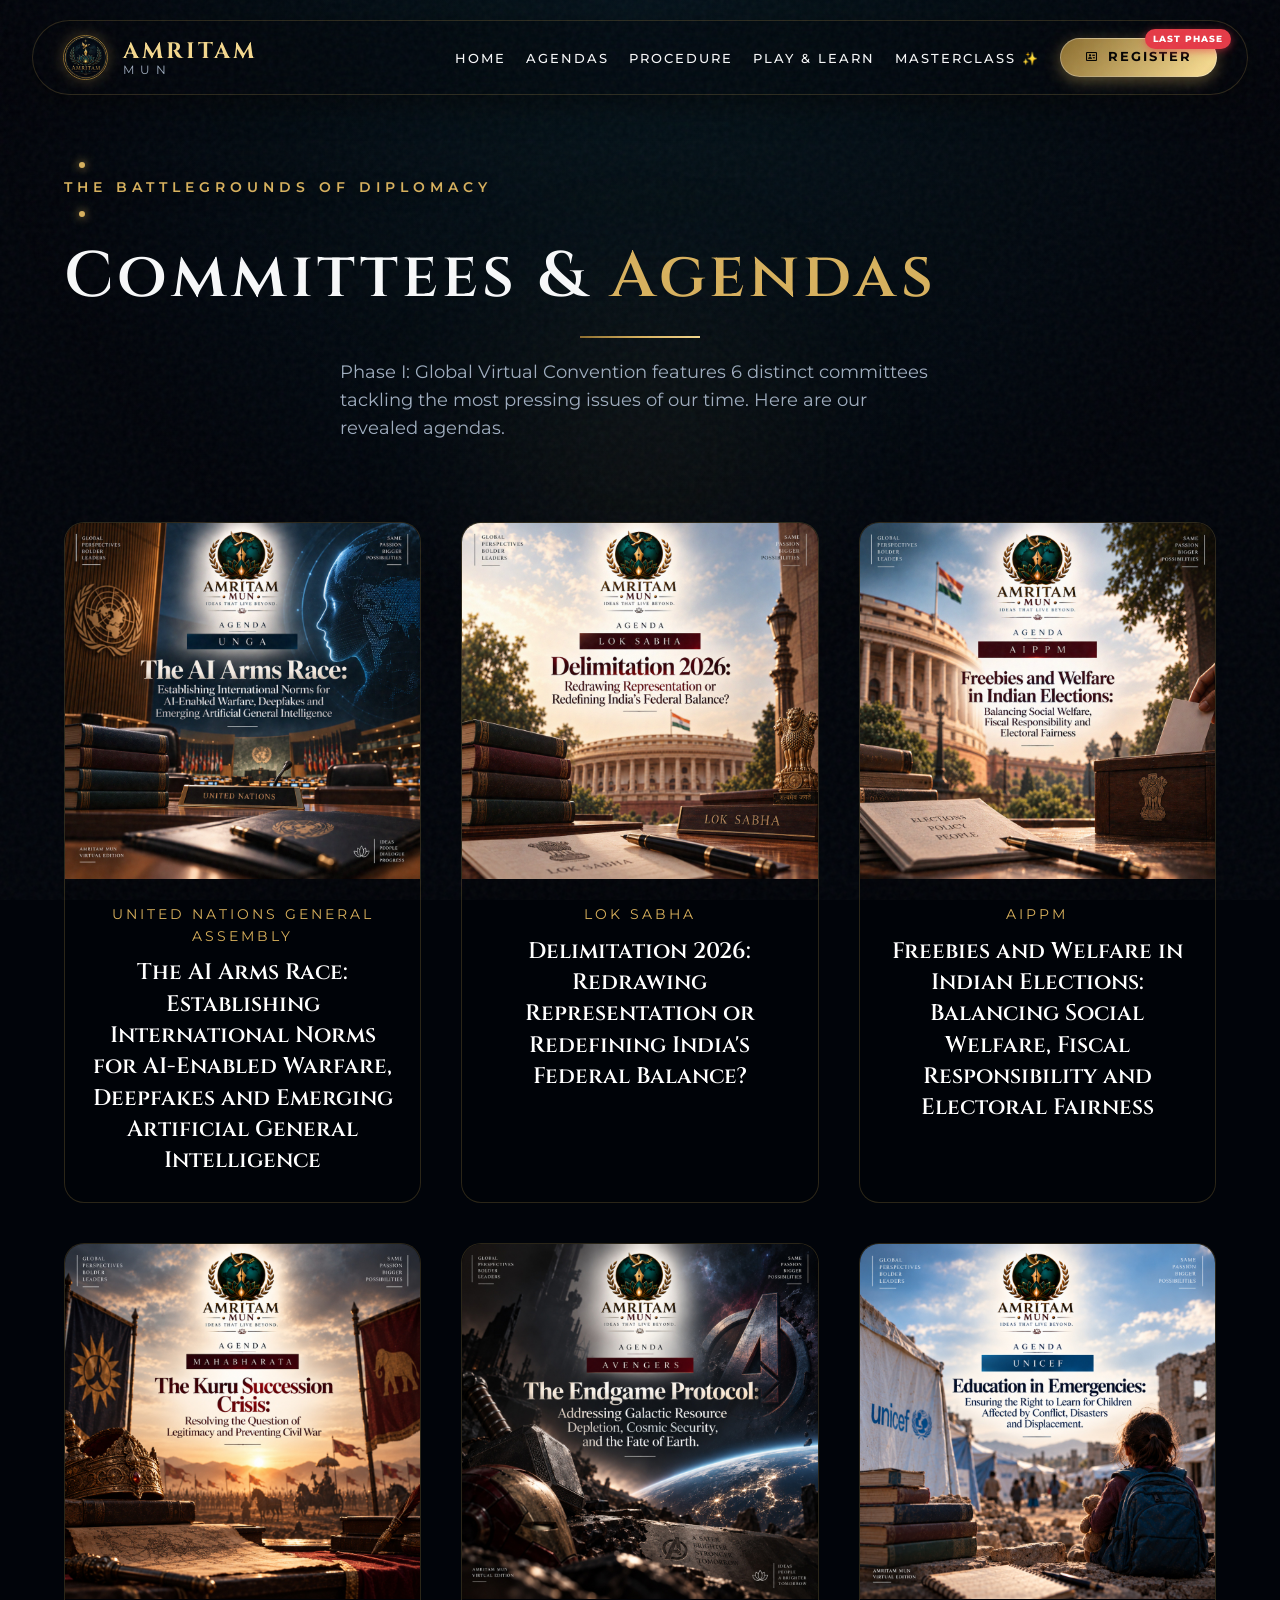
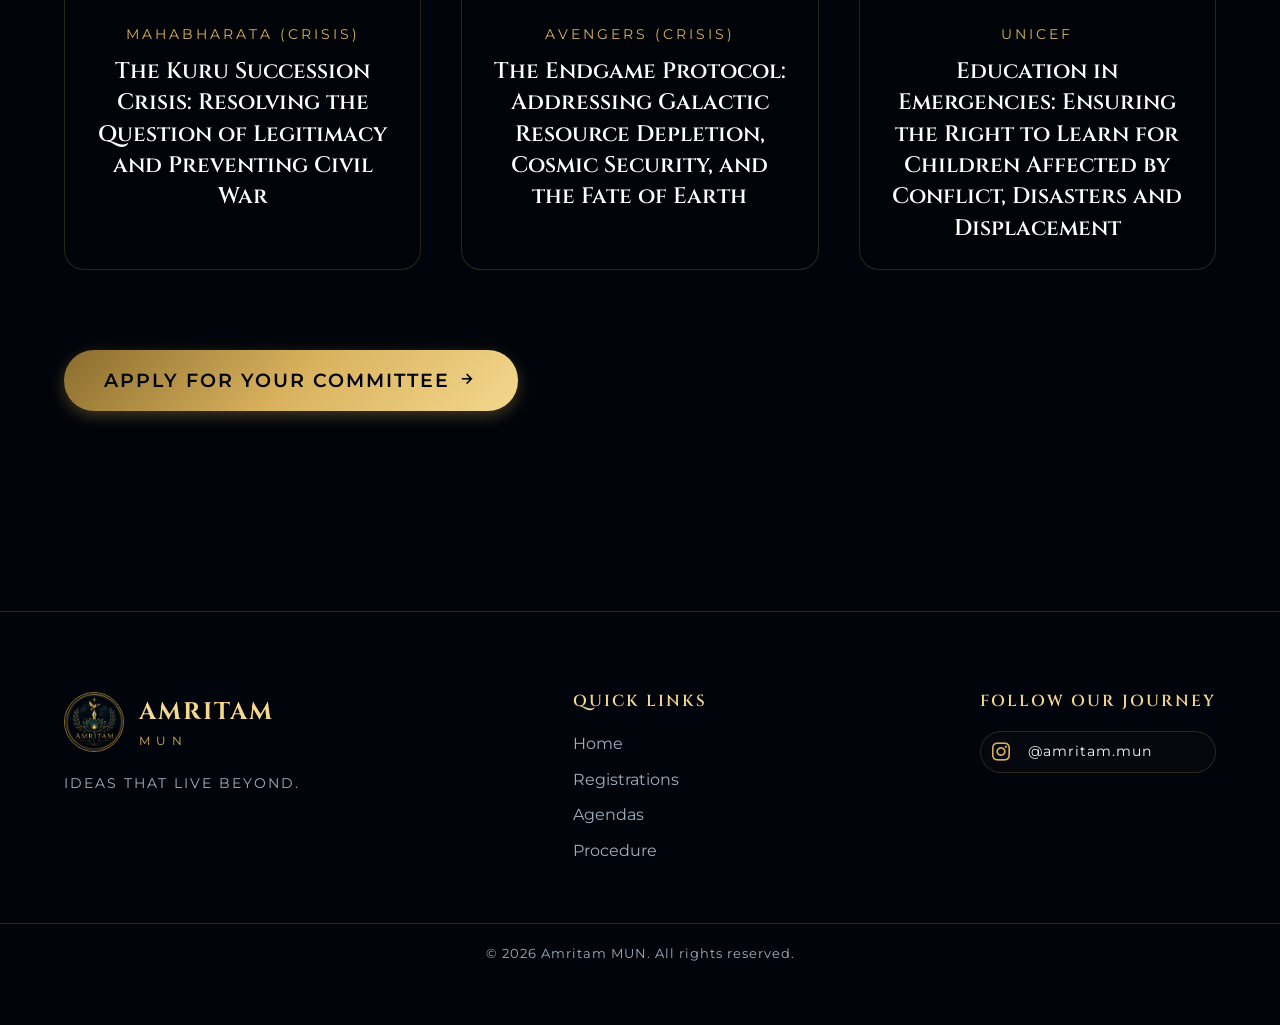
<file: agendas.html>
<!DOCTYPE html>
<html lang="en">
<head>
    <meta charset="UTF-8">
    <meta name="viewport" content="width=device-width, initial-scale=1.0">
    <title>Amritam MUN | Agendas & Committees</title>
    <meta name="description" content="Explore the committees and agendas for Amritam MUN Global Virtual Convention.">
    <!-- Google Fonts: Cinzel for the logo match, Montserrat for clean sans-serif -->
    <link rel="preconnect" href="https://fonts.googleapis.com">
    <link rel="preconnect" href="https://fonts.gstatic.com" crossorigin>
    <link href="https://fonts.googleapis.com/css2?family=Cinzel:wght@400;500;600;700;800&family=Montserrat:wght@300;400;500;600;700&display=swap" rel="stylesheet">
    <!-- Boxicons for icons -->
    <link href='https://unpkg.com/boxicons@2.1.4/css/boxicons.min.css' rel='stylesheet'>
    <link rel="stylesheet" href="style.css?v=3.8">
    <style>
        .agendas-grid {
            display: grid;
            grid-template-columns: repeat(auto-fit, minmax(320px, 1fr));
            gap: 40px;
            margin-top: 50px;
            padding-bottom: 60px;
        }
        .agenda-card {
            background: rgba(1, 4, 8, 0.6);
            border: 1px solid rgba(216, 177, 93, 0.2);
            border-radius: 20px;
            overflow: hidden;
            transition: all 0.4s ease;
            position: relative;
        }
        .agenda-card:hover {
            transform: translateY(-10px);
            border-color: rgba(216, 177, 93, 0.6);
            box-shadow: 0 15px 40px rgba(216, 177, 93, 0.15);
        }
        .agenda-image-wrapper {
            position: relative;
            width: 100%;
            padding-top: 100%; /* 1:1 Aspect Ratio */
            overflow: hidden;
        }
        .agenda-img {
            position: absolute;
            top: 0;
            left: 0;
            width: 100%;
            height: 100%;
            object-fit: cover;
            transition: transform 0.5s ease;
        }
        .agenda-card:hover .agenda-img {
            transform: scale(1.05);
        }
        .agenda-content {
            padding: 25px;
            text-align: center;
        }
        .agenda-committee {
            font-family: var(--font-sans);
            font-size: 0.85rem;
            color: var(--gold-primary);
            text-transform: uppercase;
            letter-spacing: 3px;
            margin-bottom: 10px;
        }
        .agenda-title {
            font-family: var(--font-serif);
            font-size: 1.4rem;
            color: #fff;
            line-height: 1.4;
        }
    </style>
</head>
<body>
    <!-- Cinematic Background Elements -->
    <div class="noise-overlay"></div>
    <div class="aurora-container">
        <div class="aurora-orb orb-1"></div>
        <div class="aurora-orb orb-2"></div>
        <div class="aurora-orb orb-3"></div>
    </div>

    <!-- Interactive Background Elements -->
    <div class="interactive-bg">
        <div class="glow-point"></div>
    </div>
    <div class="ambient-dust" id="dust-container"></div>

    <!-- Navbar -->
    <header class="navbar" id="navbar">
        <div class="nav-container reveal-top">
            <a href="index.html" class="logo">
                <img src="assets/amritam-logo.jpg" alt="Amritam MUN" class="nav-logo-img">
                <div class="nav-logo-text">
                    <span class="amritam-text">AMRITAM</span>
                    <span class="mun-text">MUN</span>
                </div>
            </a>
            <nav class="nav-menu" id="nav-menu">
                <ul class="nav-list">
                    <li><a href="index.html" class="nav-link">Home</a></li>
                    <li><a href="agendas.html" class="nav-link">Agendas</a></li>
                    <li><a href="procedure.html" class="nav-link">Procedure</a></li>
                    <li><a href="index.html#game" class="nav-link">Play & Learn</a></li>
                    <li><a href="learn.html" class="nav-link">Masterclass ✨</a></li>
                    <li><a href="register.html" class="nav-link nav-register-premium"><i class='bx bx-id-card'></i> REGISTER <span class="premium-badge">LAST PHASE</span></a></li>
                </ul>
            </nav>
            <div class="hamburger" id="hamburger">
                <span class="bar"></span>
                <span class="bar"></span>
                <span class="bar"></span>
            </div>
        </div>
    </header>

    <section class="section" style="padding-top: 150px; min-height: 100vh;">
        <div class="container">
            <div class="section-header text-center reveal-up">
                <div class="tagline-wrapper center">
                    <span class="gold-dot"></span>
                    <p class="tagline small">THE BATTLEGROUNDS OF DIPLOMACY</p>
                    <span class="gold-dot"></span>
                </div>
                <h2 class="section-title">Committees & <span class="highlight">Agendas</span></h2>
                <div class="title-underline center"></div>
                <p class="section-description">Phase I: Global Virtual Convention features 6 distinct committees tackling the most pressing issues of our time. Here are our revealed agendas.</p>
            </div>
            
            <div class="agendas-grid">
                
                <!-- UNGA -->
                <div class="agenda-card reveal-up delay-1">
                    <div class="agenda-image-wrapper">
                        <img src="assets/agendas/unga.jpg" alt="UNGA Agenda" class="agenda-img">
                    </div>
                    <div class="agenda-content">
                        <p class="agenda-committee">UNITED NATIONS GENERAL ASSEMBLY</p>
                        <h3 class="agenda-title">The AI Arms Race: Establishing International Norms for AI-Enabled Warfare, Deepfakes and Emerging Artificial General Intelligence</h3>
                    </div>
                </div>

                <!-- Lok Sabha -->
                <div class="agenda-card reveal-up delay-2">
                    <div class="agenda-image-wrapper">
                        <img src="assets/agendas/lok-sabha.jpg" alt="Lok Sabha Agenda" class="agenda-img">
                    </div>
                    <div class="agenda-content">
                        <p class="agenda-committee">LOK SABHA</p>
                        <h3 class="agenda-title">Delimitation 2026: Redrawing Representation or Redefining India's Federal Balance?</h3>
                    </div>
                </div>

                <!-- AIPPM -->
                <div class="agenda-card reveal-up delay-3">
                    <div class="agenda-image-wrapper">
                        <img src="assets/agendas/aippm.jpg" alt="AIPPM Agenda" class="agenda-img">
                    </div>
                    <div class="agenda-content">
                        <p class="agenda-committee">AIPPM</p>
                        <h3 class="agenda-title">Freebies and Welfare in Indian Elections: Balancing Social Welfare, Fiscal Responsibility and Electoral Fairness</h3>
                    </div>
                </div>

                <!-- Mahabharata -->
                <div class="agenda-card reveal-up delay-1">
                    <div class="agenda-image-wrapper">
                        <img src="assets/agendas/mahabharata.jpg" alt="Mahabharata Agenda" class="agenda-img">
                    </div>
                    <div class="agenda-content">
                        <p class="agenda-committee">MAHABHARATA (CRISIS)</p>
                        <h3 class="agenda-title">The Kuru Succession Crisis: Resolving the Question of Legitimacy and Preventing Civil War</h3>
                    </div>
                </div>

                <!-- Avengers -->
                <div class="agenda-card reveal-up delay-2">
                    <div class="agenda-image-wrapper">
                        <img src="assets/agendas/avengers.jpg" alt="Avengers Agenda" class="agenda-img">
                    </div>
                    <div class="agenda-content">
                        <p class="agenda-committee">AVENGERS (CRISIS)</p>
                        <h3 class="agenda-title">The Endgame Protocol: Addressing Galactic Resource Depletion, Cosmic Security, and the Fate of Earth</h3>
                    </div>
                </div>

                <!-- UNICEF -->
                <div class="agenda-card reveal-up delay-3">
                    <div class="agenda-image-wrapper">
                        <img src="assets/agendas/unicef.jpg" alt="UNICEF Agenda" class="agenda-img">
                    </div>
                    <div class="agenda-content">
                        <p class="agenda-committee">UNICEF</p>
                        <h3 class="agenda-title">Education in Emergencies: Ensuring the Right to Learn for Children Affected by Conflict, Disasters and Displacement</h3>
                    </div>
                </div>

            </div>
            
            <div class="text-center reveal-up" style="margin-top: 20px; margin-bottom: 80px;">
                <a href="register.html" class="btn btn-primary" style="padding: 15px 40px; font-size: 1.2rem;">Apply For Your Committee <i class='bx bx-right-arrow-alt'></i></a>
            </div>
        </div>
    </section>

    <!-- Footer -->
    <footer class="footer" id="contact" style="background: var(--bg-color); padding: 80px 0 30px; border-top: 1px solid rgba(216, 177, 93, 0.2);">
        <div class="footer-container container" style="display: flex; flex-wrap: wrap; justify-content: space-between; gap: 40px; text-align: left;">
            <div class="footer-col brand-col reveal-up">
                <a href="#" class="logo footer-logo" style="display: inline-flex; align-items: center; gap: 15px; margin-bottom: 20px;">
                    <img src="assets/amritam-logo.jpg" alt="Amritam MUN" class="footer-logo-img" style="width: 60px; height: 60px; border-radius: 50%; border: 1px solid var(--gold-dark);">
                    <div class="footer-brand-text">
                        <span class="amritam-text" style="font-family: var(--font-serif); font-size: 1.5rem; letter-spacing: 2px;">AMRITAM</span>
                        <span class="mun-text" style="color: var(--gold-primary);">MUN</span>
                    </div>
                </a>
                <p class="footer-tagline" style="font-family: var(--font-sans); color: var(--text-secondary); letter-spacing: 2px; font-size: 0.9rem;">IDEAS THAT LIVE BEYOND.</p>
            </div>
            
            <div class="footer-col links-col reveal-up delay-1">
                <h4 style="font-family: var(--font-serif); color: var(--gold-light); letter-spacing: 2px; margin-bottom: 20px;">Quick Links</h4>
                <ul class="footer-links" style="list-style: none; padding: 0; display: flex; flex-direction: column; gap: 10px;">
                    <li><a href="index.html" style="color: var(--text-secondary); text-decoration: none; transition: color 0.3s;">Home</a></li>
                    <li><a href="register.html" style="color: var(--text-secondary); text-decoration: none; transition: color 0.3s;">Registrations</a></li>
                    <li><a href="agendas.html" style="color: var(--text-secondary); text-decoration: none; transition: color 0.3s;">Agendas</a></li>
                    <li><a href="procedure.html" style="color: var(--text-secondary); text-decoration: none; transition: color 0.3s;">Procedure</a></li>
                </ul>
            </div>

            <div class="footer-col social-col reveal-up delay-2">
                <h4 style="font-family: var(--font-serif); color: var(--gold-light); letter-spacing: 2px; margin-bottom: 20px;">Follow Our Journey</h4>
                <div class="social-links-wide" style="display: flex; flex-direction: column; gap: 10px;">
                    <a href="https://instagram.com/amritam.mun" target="_blank" class="social-btn glass-btn" style="display: inline-flex; align-items: center; gap: 15px; text-decoration: none; color: #fff;">
                        <i class='bx bxl-instagram' style="font-size: 1.5rem; color: var(--gold-primary);"></i>
                        <span style="font-family: var(--font-sans); letter-spacing: 1px;">@amritam.mun</span>
                    </a>
                </div>
            </div>
        </div>
        <div class="footer-bottom reveal-up delay-3" style="text-align: center; margin-top: 50px; padding-top: 20px; border-top: 1px solid rgba(216, 177, 93, 0.2);">
            <p style="font-family: var(--font-sans); color: var(--text-secondary); font-size: 0.8rem; letter-spacing: 1px;">&copy; 2026 Amritam MUN. All rights reserved.</p>
        </div>
    </footer>

    <!-- Core Scripts -->
    <script src="script.js" defer></script>
</body>
</html>
</file>
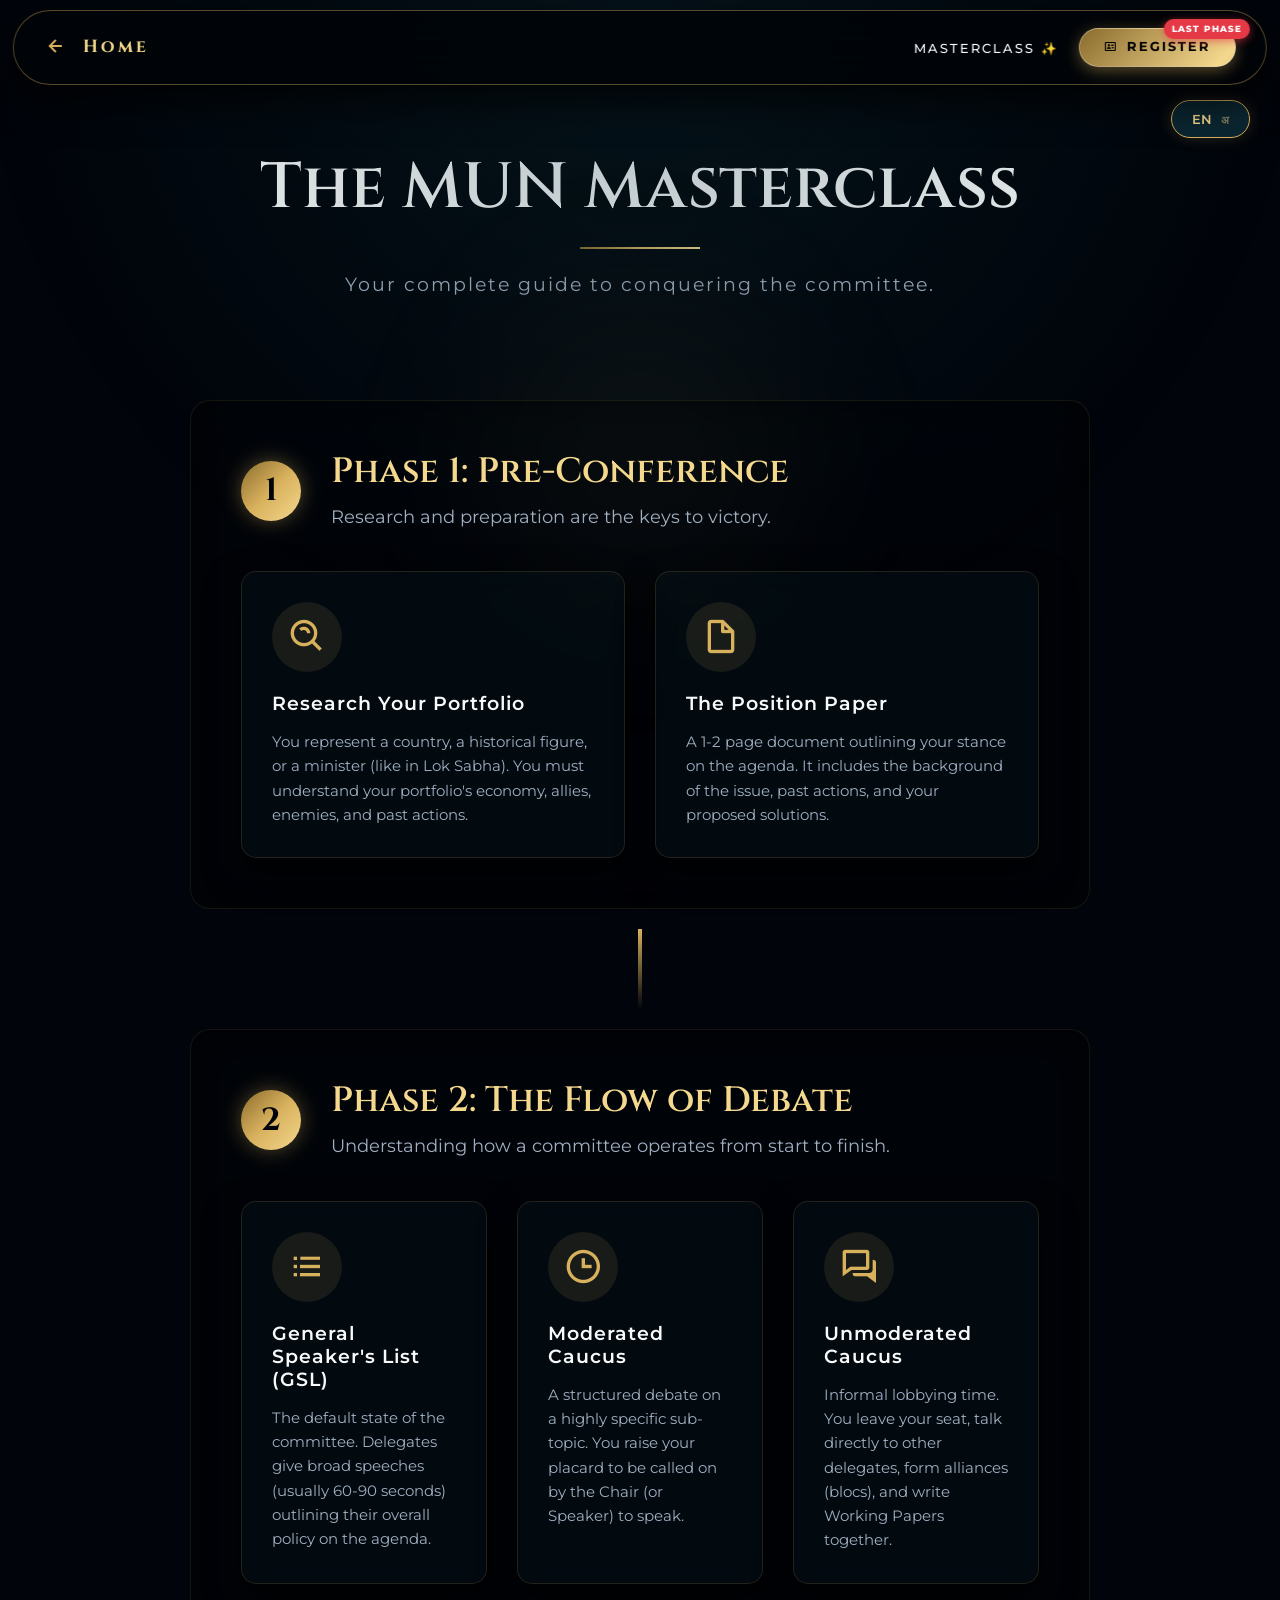
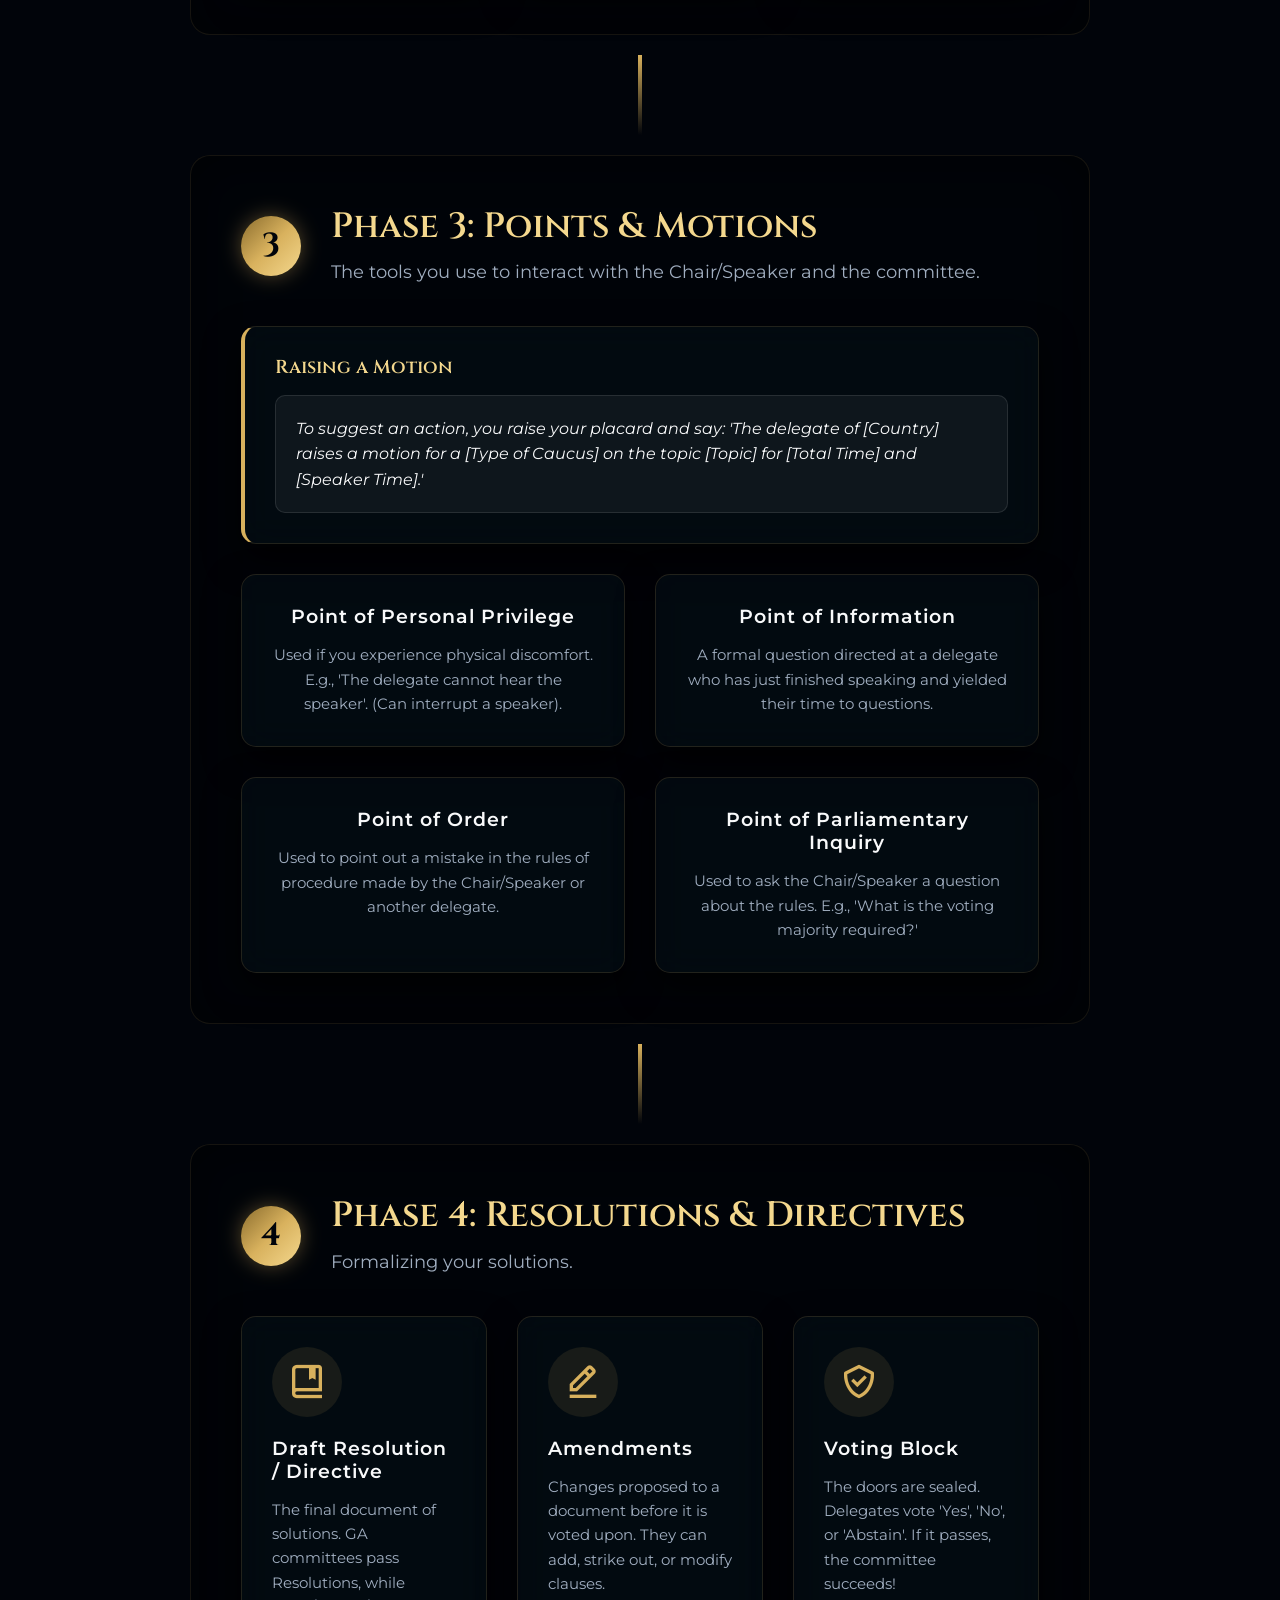
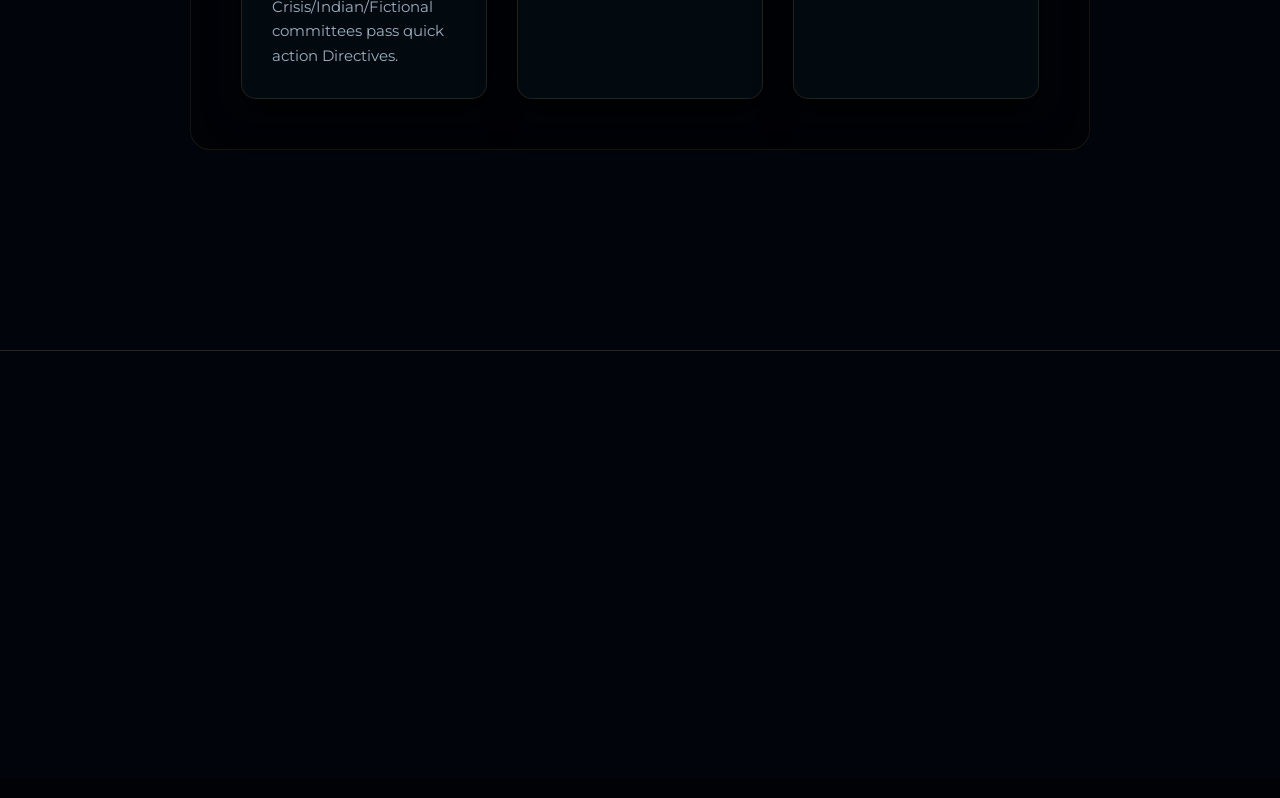
<file: learn.html>
<!DOCTYPE html>
<html lang="en">
<head>
    <meta charset="UTF-8">
    <meta name="viewport" content="width=device-width, initial-scale=1.0">
    <title>The MUN Masterclass | Amritam</title>
    <!-- Google Fonts -->
    <link rel="preconnect" href="https://fonts.googleapis.com">
    <link rel="preconnect" href="https://fonts.gstatic.com" crossorigin>
    <link href="https://fonts.googleapis.com/css2?family=Cinzel:wght@400;600;700&family=Montserrat:wght@300;400;500;600;700&family=Noto+Sans+Devanagari:wght@400;600&display=swap" rel="stylesheet">
    <!-- Boxicons -->
    <link href='https://unpkg.com/boxicons@2.1.4/css/boxicons.min.css' rel='stylesheet'>
    <link rel="stylesheet" href="style.css?v=3.4">
</head>
<body class="learn-page">
    
    <!-- Floating Language Toggle -->
    <button id="lang-toggle-btn" class="lang-toggle">
        EN <span style='opacity:0.5; font-size: 0.8em; margin-left: 5px;'>अ</span>
    </button>

    <!-- Background -->
    <div class="interactive-bg">
        <div class="glow-point"></div>
    </div>
    <div class="ambient-dust" id="dust-container"></div>

    <!-- Minimal Navbar -->
    <header class="navbar scrolled" style="height: 75px; position: fixed;">
        <div class="nav-container">
            <a href="index.html" class="logo">
                <i class='bx bx-left-arrow-alt' style="font-size: 1.5rem; color: var(--gold-primary);"></i>
                <span class="amritam-text" style="font-size: 1.1rem;" data-translate-key="nav_home">Home</span>
            </a>
            <ul class="nav-links" style="display: flex; align-items: center; gap: 20px; list-style: none;">
                <li><a href="learn.html" class="nav-link">Masterclass ✨</a></li>
                <li><a href="register.html" class="nav-link nav-register-premium"><i class='bx bx-id-card'></i> REGISTER <span class="premium-badge">LAST PHASE</span></a></li>
            </ul>
        </div>
    </header>

    <!-- Hero Title -->
    <div class="learn-hero">
        <h1 class="hero-title learn-title" data-translate-key="hero_title">The MUN Masterclass</h1>
        <div class="title-underline center"></div>
        <p class="hero-subtitle learn-subtitle" data-translate-key="hero_subtitle">Your complete guide to conquering the committee.</p>
    </div>

    <!-- The Roadmap -->
    <div class="roadmap-container container">
        
        <!-- Phase 1 -->
        <div class="roadmap-phase">
            <div class="phase-header">
                <div class="phase-number">1</div>
                <div>
                    <h2 data-translate-key="sec1_title">Phase 1: Pre-Conference</h2>
                    <p data-translate-key="sec1_desc">Research and preparation are the keys to victory.</p>
                </div>
            </div>
            <div class="cards-grid">
                <div class="learn-card glass-panel">
                    <i class='bx bx-search-alt learn-icon'></i>
                    <h3 data-translate-key="card1_title">Research Your Portfolio</h3>
                    <p data-translate-key="card1_text">You represent a country, a historical figure, or a minister (like in Lok Sabha). You must understand your portfolio's economy, allies, enemies, and past actions.</p>
                </div>
                <div class="learn-card glass-panel">
                    <i class='bx bx-file-blank learn-icon'></i>
                    <h3 data-translate-key="card2_title">The Position Paper</h3>
                    <p data-translate-key="card2_text">A 1-2 page document outlining your stance on the agenda. It includes the background of the issue, past actions, and your proposed solutions.</p>
                </div>
            </div>
        </div>

        <div class="path-connector"></div>

        <!-- Phase 2 -->
        <div class="roadmap-phase">
            <div class="phase-header">
                <div class="phase-number">2</div>
                <div>
                    <h2 data-translate-key="sec2_title">Phase 2: The Flow of Debate</h2>
                    <p data-translate-key="sec2_desc">Understanding how a committee operates from start to finish.</p>
                </div>
            </div>
            <div class="cards-grid cols-3">
                <div class="learn-card glass-panel">
                    <i class='bx bx-list-ul learn-icon'></i>
                    <h3 data-translate-key="gsl_title">General Speaker's List (GSL)</h3>
                    <p data-translate-key="gsl_text">The default state of the committee. Delegates give broad speeches (usually 60-90 seconds) outlining their overall policy on the agenda.</p>
                </div>
                <div class="learn-card glass-panel">
                    <i class='bx bx-time learn-icon'></i>
                    <h3 data-translate-key="mod_title">Moderated Caucus</h3>
                    <p data-translate-key="mod_text">A structured debate on a highly specific sub-topic. You raise your placard to be called on by the Chair (or Speaker) to speak.</p>
                </div>
                <div class="learn-card glass-panel">
                    <i class='bx bx-conversation learn-icon'></i>
                    <h3 data-translate-key="unmod_title">Unmoderated Caucus</h3>
                    <p data-translate-key="unmod_text">Informal lobbying time. You leave your seat, talk directly to other delegates, form alliances (blocs), and write Working Papers together.</p>
                </div>
            </div>
        </div>

        <div class="path-connector"></div>

        <!-- Phase 3 -->
        <div class="roadmap-phase">
            <div class="phase-header">
                <div class="phase-number">3</div>
                <div>
                    <h2 data-translate-key="sec3_title">Phase 3: Points & Motions</h2>
                    <p data-translate-key="sec3_desc">The tools you use to interact with the Chair/Speaker and the committee.</p>
                </div>
            </div>
            
            <div class="motion-demo glass-panel">
                <h3 data-translate-key="motion_title">Raising a Motion</h3>
                <div class="speech-bubble">
                    <p data-translate-key="motion_text">To suggest an action, you raise your placard and say: 'The delegate of [Country] raises a motion for a [Type of Caucus] on the topic [Topic] for [Total Time] and [Speaker Time].'</p>
                </div>
            </div>

            <div class="cards-grid cols-2">
                <div class="learn-card point-card glass-panel">
                    <div class="card-glow"></div>
                    <h3 data-translate-key="popp_title">Point of Personal Privilege</h3>
                    <p data-translate-key="popp_text">Used if you experience physical discomfort. E.g., 'The delegate cannot hear the speaker'. (Can interrupt a speaker).</p>
                </div>
                <div class="learn-card point-card glass-panel">
                    <div class="card-glow"></div>
                    <h3 data-translate-key="poi_title">Point of Information</h3>
                    <p data-translate-key="poi_text">A formal question directed at a delegate who has just finished speaking and yielded their time to questions.</p>
                </div>
                <div class="learn-card point-card glass-panel">
                    <div class="card-glow"></div>
                    <h3 data-translate-key="poo_title">Point of Order</h3>
                    <p data-translate-key="poo_text">Used to point out a mistake in the rules of procedure made by the Chair/Speaker or another delegate.</p>
                </div>
                <div class="learn-card point-card glass-panel">
                    <div class="card-glow"></div>
                    <h3 data-translate-key="popi_title">Point of Parliamentary Inquiry</h3>
                    <p data-translate-key="popi_text">Used to ask the Chair/Speaker a question about the rules. E.g., 'What is the voting majority required?'</p>
                </div>
            </div>
        </div>

        <div class="path-connector"></div>

        <!-- Phase 4 -->
        <div class="roadmap-phase" style="margin-bottom: 100px;">
            <div class="phase-header">
                <div class="phase-number">4</div>
                <div>
                    <h2 data-translate-key="sec4_title">Phase 4: Resolutions & Directives</h2>
                    <p data-translate-key="sec4_desc">Formalizing your solutions.</p>
                </div>
            </div>
            <div class="cards-grid cols-3">
                <div class="learn-card glass-panel">
                    <i class='bx bx-book-bookmark learn-icon'></i>
                    <h3 data-translate-key="dr_title">Draft Resolution / Directive</h3>
                    <p data-translate-key="dr_text">The final document of solutions. GA committees pass Resolutions, while Crisis/Indian/Fictional committees pass quick action Directives.</p>
                </div>
                <div class="learn-card glass-panel">
                    <i class='bx bx-edit-alt learn-icon'></i>
                    <h3 data-translate-key="amend_title">Amendments</h3>
                    <p data-translate-key="amend_text">Changes proposed to a document before it is voted upon. They can add, strike out, or modify clauses.</p>
                </div>
                <div class="learn-card glass-panel">
                    <i class='bx bx-check-shield learn-icon'></i>
                    <h3 data-translate-key="voting_title">Voting Block</h3>
                    <p data-translate-key="voting_text">The doors are sealed. Delegates vote 'Yes', 'No', or 'Abstain'. If it passes, the committee succeeds!</p>
                </div>
            </div>
        </div>

    </div>

    <!-- Footer -->
    <!-- Footer -->
    <footer class="footer" id="contact" style="background: var(--bg-color); padding: 80px 0 30px; border-top: 1px solid rgba(216, 177, 93, 0.2);">
        <div class="footer-container container" style="display: flex; flex-wrap: wrap; justify-content: space-between; gap: 40px; text-align: left;">
            <div class="footer-col brand-col reveal-up">
                <a href="#" class="logo footer-logo" style="display: inline-flex; align-items: center; gap: 15px; margin-bottom: 20px;">
                    <img src="assets/amritam-logo.jpg" alt="Amritam MUN" class="footer-logo-img" style="width: 60px; height: 60px; border-radius: 50%; border: 1px solid var(--gold-dark);">
                    <div class="footer-brand-text">
                        <span class="amritam-text" style="font-family: var(--font-serif); font-size: 1.5rem; letter-spacing: 2px;">AMRITAM</span>
                        <span class="mun-text" style="color: var(--gold-primary);">MUN</span>
                    </div>
                </a>
                <p class="footer-tagline" style="font-family: var(--font-sans); color: var(--text-secondary); letter-spacing: 2px; font-size: 0.9rem;">IDEAS THAT LIVE BEYOND.</p>
            </div>
            
            <div class="footer-col links-col reveal-up delay-1">
                <h4 style="font-family: var(--font-serif); color: var(--gold-light); letter-spacing: 2px; margin-bottom: 20px;">Quick Links</h4>
                <ul class="footer-links">
                    <li><a href="index.html">Home</a></li>
                    <li><a href="register.html">Registrations</a></li>
                    <li><a href="agendas.html">Agendas</a></li>
                    <li><a href="procedure.html">Procedure</a></li>
                    <li><a href="learn.html">Masterclass</a></li>
                </ul>
            </div>

            <div class="footer-col social-col reveal-up delay-2">
                <h4 style="font-family: var(--font-serif); color: var(--gold-light); letter-spacing: 2px; margin-bottom: 20px;">Follow Our Journey</h4>
                <div class="social-links-wide" style="display: flex; flex-direction: column; gap: 10px;">
                    <a href="https://instagram.com/amritam.mun" target="_blank" class="social-btn glass-btn" style="display: inline-flex; align-items: center; gap: 15px; text-decoration: none; color: #fff;">
                        <i class='bx bxl-instagram' style="font-size: 1.5rem; color: var(--gold-primary);"></i>
                        <span style="font-family: var(--font-sans); letter-spacing: 1px;">@amritam.mun</span>
                    </a>
                    <a href="https://instagram.com/unfilteredparadoxofficial" target="_blank" class="social-btn glass-btn" style="display: inline-flex; align-items: center; gap: 15px; text-decoration: none; color: #fff;">
                        <i class='bx bxl-instagram' style="font-size: 1.5rem; color: var(--gold-primary);"></i>
                        <span style="font-family: var(--font-sans); letter-spacing: 1px;">@unfilteredparadoxofficial</span>
                    </a>
                    <a href="https://instagram.com/sukoonmusicacademyofficial" target="_blank" class="social-btn glass-btn" style="display: inline-flex; align-items: center; gap: 15px; text-decoration: none; color: #fff;">
                        <i class='bx bxl-instagram' style="font-size: 1.5rem; color: var(--gold-primary);"></i>
                        <span style="font-family: var(--font-sans); letter-spacing: 1px;">@sukoonmusicacademy</span>
                    </a>
                </div>
            </div>
        </div>
        <div class="footer-bottom reveal-up delay-3" style="text-align: center; margin-top: 50px; padding-top: 20px; border-top: 1px solid rgba(216, 177, 93, 0.2);">
            <p style="font-family: var(--font-sans); color: var(--text-secondary); font-size: 0.8rem; letter-spacing: 1px;">&copy; 2026 Amritam MUN. All rights reserved.</p>
        </div>
    </footer>

    <script src="lang.js"></script>
    <script src="script.js" defer></script>
</body>
</html>
</file>
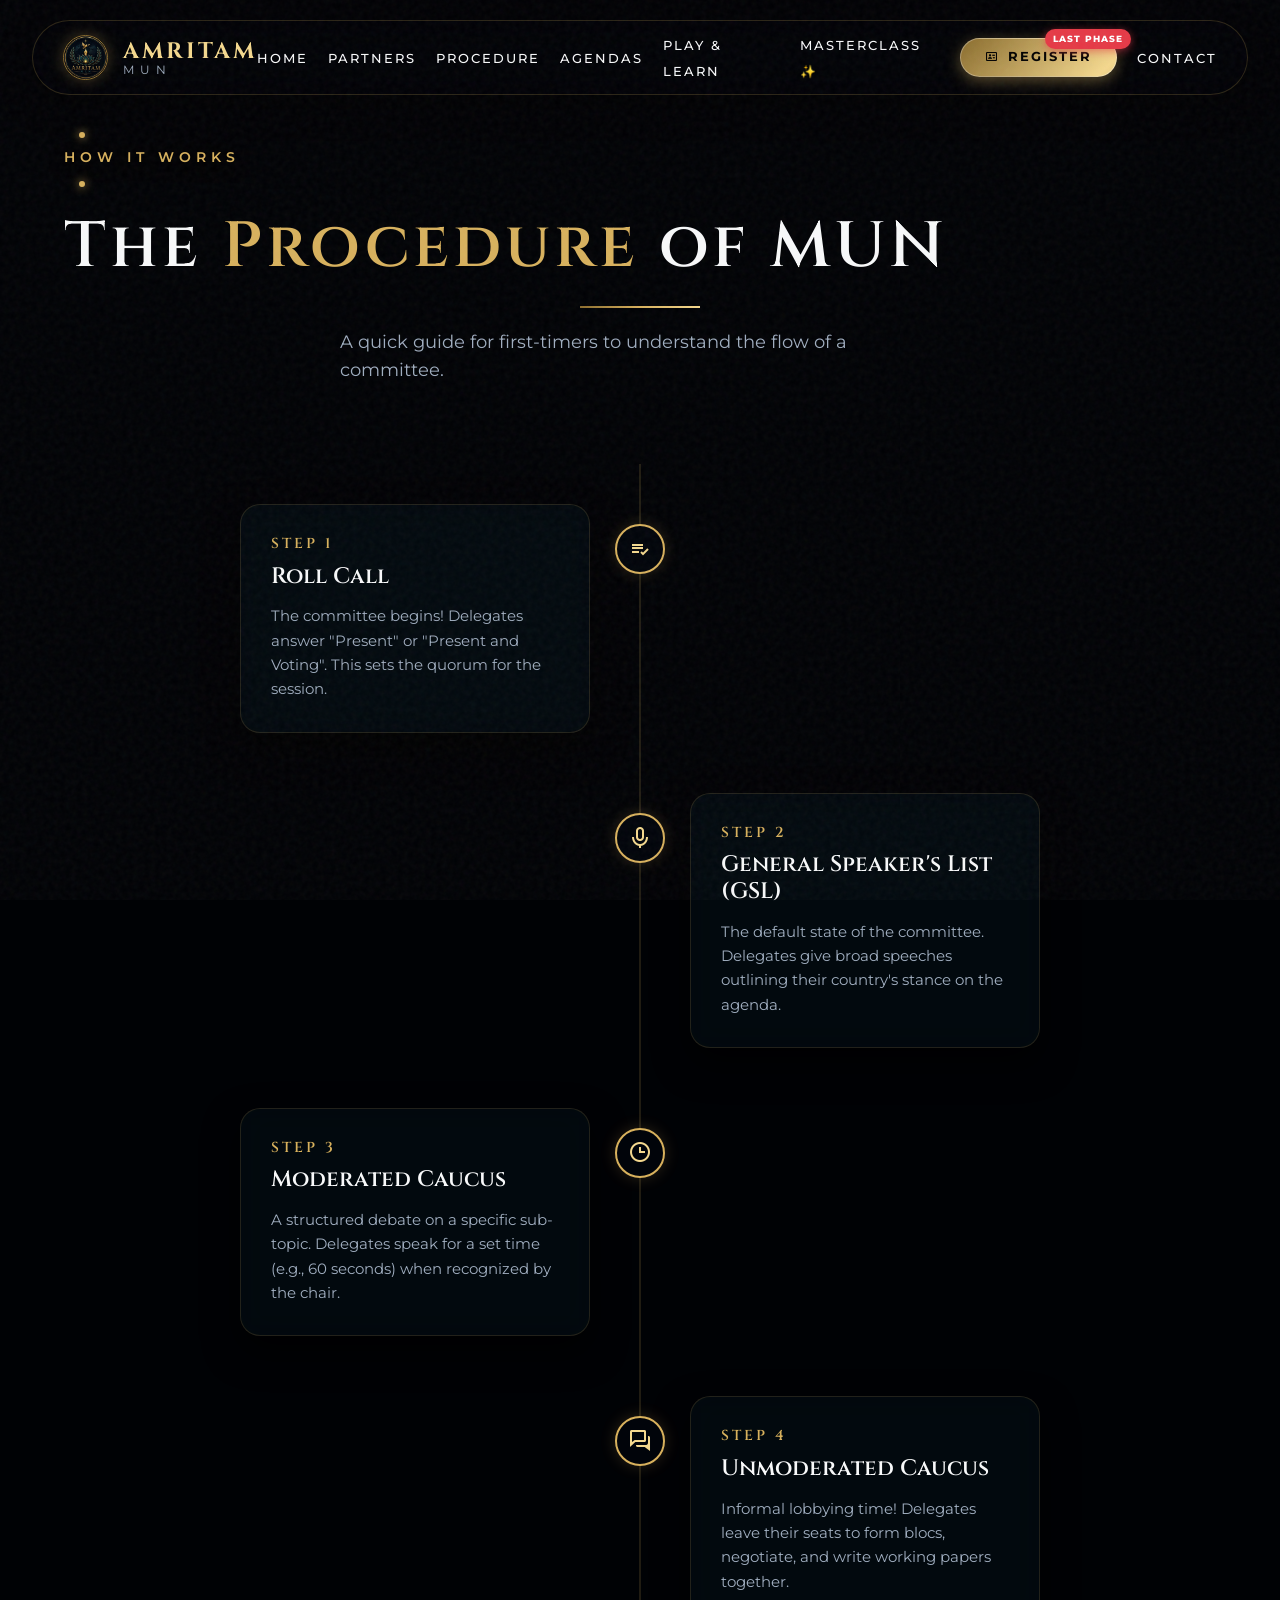
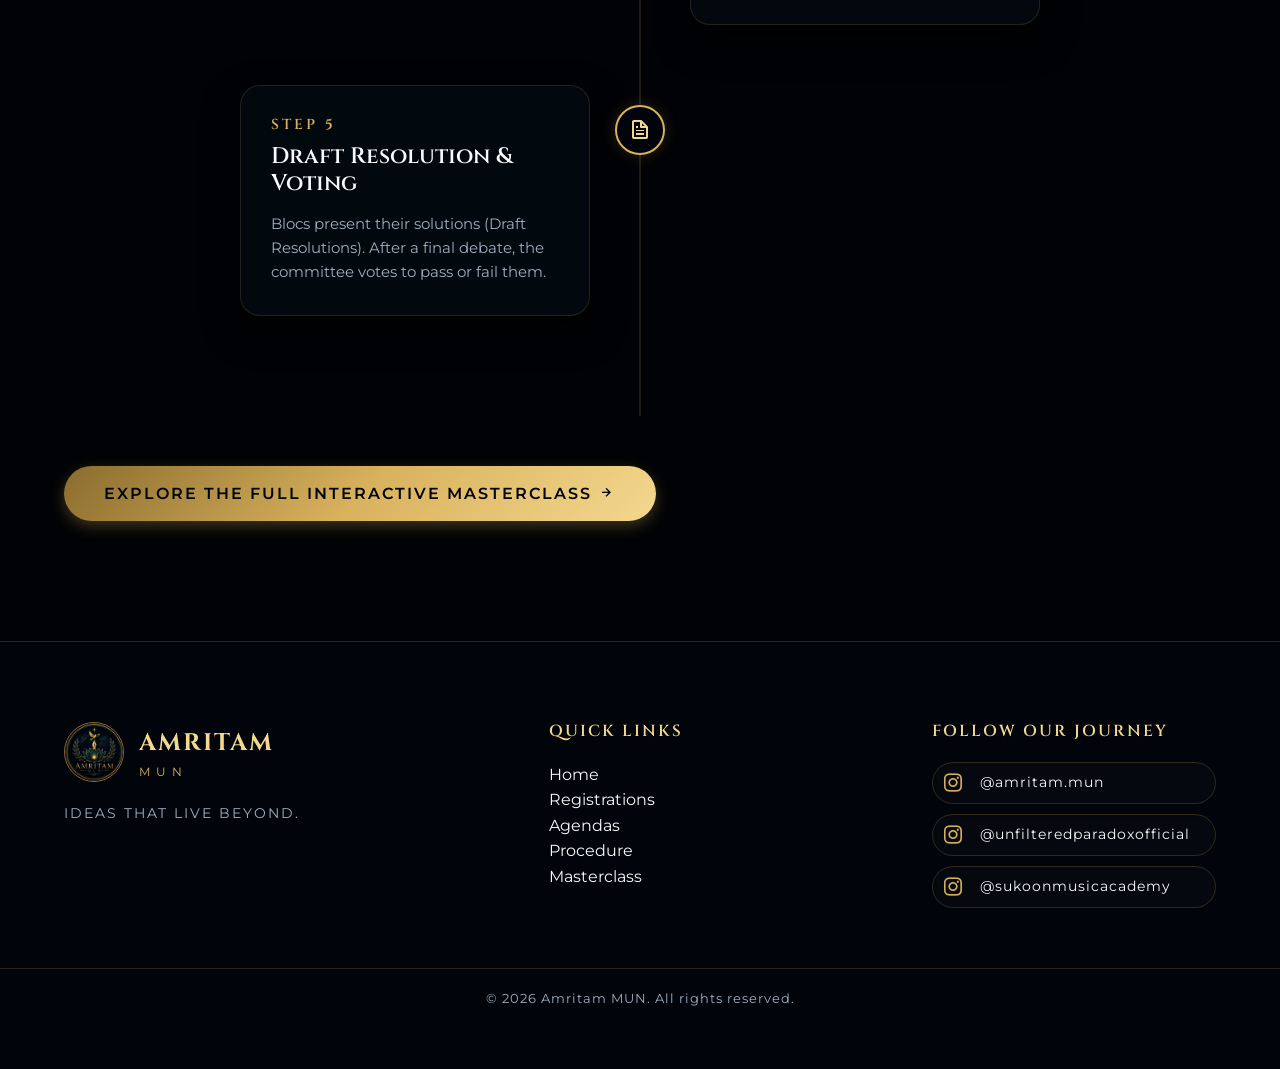
<file: procedure.html>
<!DOCTYPE html>
<html lang="en">
<head>
    <meta charset="UTF-8">
    <meta name="viewport" content="width=device-width, initial-scale=1.0">
    <title>Amritam MUN | Coming Soon</title>
    <meta name="description" content="Something extraordinary is on its way. Amritam MUN in Bilaspur, Chhattisgarh. Ideas that live beyond.">
    <!-- Google Fonts: Cinzel for the logo match, Montserrat for clean sans-serif -->
    <link rel="preconnect" href="https://fonts.googleapis.com">
    <link rel="preconnect" href="https://fonts.gstatic.com" crossorigin>
    <link href="https://fonts.googleapis.com/css2?family=Cinzel:wght@400;500;600;700;800&family=Montserrat:wght@300;400;500;600;700&display=swap" rel="stylesheet">
    <!-- Boxicons for icons -->
    <link href='https://unpkg.com/boxicons@2.1.4/css/boxicons.min.css' rel='stylesheet'>
    <link rel="stylesheet" href="style.css?v=3.4">
</head>
<body>
    <!-- Cinematic Background Elements -->
    <div class="noise-overlay"></div>
    <div class="aurora-container">
        <div class="aurora-orb orb-1"></div>
        <div class="aurora-orb orb-2"></div>
        <div class="aurora-orb orb-3"></div>
    </div>

    <!-- Interactive Background Elements -->
    <div class="interactive-bg">
        <div class="glow-point"></div>
    </div>
    <div class="ambient-dust" id="dust-container"></div>

    <!-- Navbar -->
    <header class="navbar" id="navbar">
        <div class="nav-container reveal-top">
            <a href="#" class="logo">
                <img src="assets/amritam-logo.jpg" alt="Amritam MUN" class="nav-logo-img">
                <div class="nav-logo-text">
                    <span class="amritam-text">AMRITAM</span>
                    <span class="mun-text">MUN</span>
                </div>
            </a>
            <nav class="nav-menu" id="nav-menu">
                <ul class="nav-list">
                    <li><a href="index.html#home" class="nav-link">Home</a></li>
                    <li><a href="index.html#partners" class="nav-link">Partners</a></li>
                    <li><a href="procedure.html" class="nav-link">Procedure</a></li>
                    <li><a href="agendas.html" class="nav-link">Agendas</a></li>
                    <li><a href="index.html#game" class="nav-link">Play & Learn</a></li>
                    <li><a href="learn.html" class="nav-link">Masterclass ✨</a></li>
                    <li><a href="register.html" class="nav-link nav-register-premium"><i class='bx bx-id-card'></i> REGISTER <span class="premium-badge">LAST PHASE</span></a></li>
                    <li><a href="#footer" class="nav-link">Contact</a></li>
                </ul>
            </nav>
            <div class="hamburger" id="hamburger">
                <i class='bx bx-menu-alt-right'></i>
            </div>
        </div>
    </header>

    <!-- Procedure of MUN Section -->
    <section class="procedure-section section" id="procedure">
        <div class="container">
            <div class="section-header text-center reveal-up">
                <div class="tagline-wrapper center">
                    <span class="gold-dot"></span>
                    <p class="tagline small">HOW IT WORKS</p>
                    <span class="gold-dot"></span>
                </div>
                <h2 class="section-title">The <span class="highlight">Procedure</span> of MUN</h2>
                <div class="title-underline center"></div>
                <p class="section-description">A quick guide for first-timers to understand the flow of a committee.</p>
            </div>
            
            <div class="timeline-container">
                <div class="timeline-item reveal-left">
                    <div class="timeline-dot"><i class='bx bx-list-check'></i></div>
                    <div class="timeline-content glass-panel">
                        <h3 class="timeline-date">Step 1</h3>
                        <h4 class="timeline-event">Roll Call</h4>
                        <p>The committee begins! Delegates answer "Present" or "Present and Voting". This sets the quorum for the session.</p>
                    </div>
                </div>
                <div class="timeline-item reveal-right delay-1">
                    <div class="timeline-dot"><i class='bx bx-microphone'></i></div>
                    <div class="timeline-content glass-panel">
                        <h3 class="timeline-date">Step 2</h3>
                        <h4 class="timeline-event">General Speaker's List (GSL)</h4>
                        <p>The default state of the committee. Delegates give broad speeches outlining their country's stance on the agenda.</p>
                    </div>
                </div>
                <div class="timeline-item reveal-left delay-2">
                    <div class="timeline-dot"><i class='bx bx-time'></i></div>
                    <div class="timeline-content glass-panel">
                        <h3 class="timeline-date">Step 3</h3>
                        <h4 class="timeline-event">Moderated Caucus</h4>
                        <p>A structured debate on a specific sub-topic. Delegates speak for a set time (e.g., 60 seconds) when recognized by the chair.</p>
                    </div>
                </div>
                <div class="timeline-item reveal-right delay-3">
                    <div class="timeline-dot"><i class='bx bx-conversation'></i></div>
                    <div class="timeline-content glass-panel">
                        <h3 class="timeline-date">Step 4</h3>
                        <h4 class="timeline-event">Unmoderated Caucus</h4>
                        <p>Informal lobbying time! Delegates leave their seats to form blocs, negotiate, and write working papers together.</p>
                    </div>
                </div>
                <div class="timeline-item reveal-left delay-4">
                    <div class="timeline-dot"><i class='bx bx-file'></i></div>
                    <div class="timeline-content glass-panel">
                        <h3 class="timeline-date">Step 5</h3>
                        <h4 class="timeline-event">Draft Resolution & Voting</h4>
                        <p>Blocs present their solutions (Draft Resolutions). After a final debate, the committee votes to pass or fail them.</p>
                    </div>
                </div>
            </div>

            <div class="text-center reveal-up delay-5" style="margin-top: 50px;">
                <a href="learn.html" class="btn btn-primary" style="padding: 15px 40px; font-size: 1rem;">Explore the Full Interactive Masterclass <i class='bx bx-right-arrow-alt'></i></a>
            </div>
        </div>
    </section>
    <!-- Footer -->
    <!-- Footer -->
    <footer class="footer" id="contact" style="background: var(--bg-color); padding: 80px 0 30px; border-top: 1px solid rgba(216, 177, 93, 0.2);">
        <div class="footer-container container" style="display: flex; flex-wrap: wrap; justify-content: space-between; gap: 40px; text-align: left;">
            <div class="footer-col brand-col reveal-up">
                <a href="#" class="logo footer-logo" style="display: inline-flex; align-items: center; gap: 15px; margin-bottom: 20px;">
                    <img src="assets/amritam-logo.jpg" alt="Amritam MUN" class="footer-logo-img" style="width: 60px; height: 60px; border-radius: 50%; border: 1px solid var(--gold-dark);">
                    <div class="footer-brand-text">
                        <span class="amritam-text" style="font-family: var(--font-serif); font-size: 1.5rem; letter-spacing: 2px;">AMRITAM</span>
                        <span class="mun-text" style="color: var(--gold-primary);">MUN</span>
                    </div>
                </a>
                <p class="footer-tagline" style="font-family: var(--font-sans); color: var(--text-secondary); letter-spacing: 2px; font-size: 0.9rem;">IDEAS THAT LIVE BEYOND.</p>
            </div>
            
            <div class="footer-col links-col reveal-up delay-1">
                <h4 style="font-family: var(--font-serif); color: var(--gold-light); letter-spacing: 2px; margin-bottom: 20px;">Quick Links</h4>
                <ul class="footer-links">
                    <li><a href="index.html">Home</a></li>
                    <li><a href="register.html">Registrations</a></li>
                    <li><a href="agendas.html">Agendas</a></li>
                    <li><a href="procedure.html">Procedure</a></li>
                    <li><a href="learn.html">Masterclass</a></li>
                </ul>
            </div>

            <div class="footer-col social-col reveal-up delay-2">
                <h4 style="font-family: var(--font-serif); color: var(--gold-light); letter-spacing: 2px; margin-bottom: 20px;">Follow Our Journey</h4>
                <div class="social-links-wide" style="display: flex; flex-direction: column; gap: 10px;">
                    <a href="https://instagram.com/amritam.mun" target="_blank" class="social-btn glass-btn" style="display: inline-flex; align-items: center; gap: 15px; text-decoration: none; color: #fff;">
                        <i class='bx bxl-instagram' style="font-size: 1.5rem; color: var(--gold-primary);"></i>
                        <span style="font-family: var(--font-sans); letter-spacing: 1px;">@amritam.mun</span>
                    </a>
                    <a href="https://instagram.com/unfilteredparadoxofficial" target="_blank" class="social-btn glass-btn" style="display: inline-flex; align-items: center; gap: 15px; text-decoration: none; color: #fff;">
                        <i class='bx bxl-instagram' style="font-size: 1.5rem; color: var(--gold-primary);"></i>
                        <span style="font-family: var(--font-sans); letter-spacing: 1px;">@unfilteredparadoxofficial</span>
                    </a>
                    <a href="https://instagram.com/sukoonmusicacademyofficial" target="_blank" class="social-btn glass-btn" style="display: inline-flex; align-items: center; gap: 15px; text-decoration: none; color: #fff;">
                        <i class='bx bxl-instagram' style="font-size: 1.5rem; color: var(--gold-primary);"></i>
                        <span style="font-family: var(--font-sans); letter-spacing: 1px;">@sukoonmusicacademy</span>
                    </a>
                </div>
            </div>
        </div>
        <div class="footer-bottom reveal-up delay-3" style="text-align: center; margin-top: 50px; padding-top: 20px; border-top: 1px solid rgba(216, 177, 93, 0.2);">
            <p style="font-family: var(--font-sans); color: var(--text-secondary); font-size: 0.8rem; letter-spacing: 1px;">&copy; 2026 Amritam MUN. All rights reserved.</p>
        </div>
    </footer>

    <!-- Delegate Passport Modal -->
    <div id="passport-modal" class="modal-overlay hidden">
        <div class="passport-book">
            <button id="close-passport" class="close-btn"><i class='bx bx-x'></i></button>
            <div class="passport-cover">
                <i class='bx bx-world gold-primary' style="font-size: 3rem; margin-bottom: 10px;"></i>
                <h2>Delegate Passport</h2>
                <p>Amritam MUN</p>
            </div>
            <div class="passport-pages">
                <h3>Your Visa Stamps</h3>
                <div class="stamps-grid" id="stamps-container">
                    <!-- Stamps injected via JS -->
                </div>
                <div class="passport-reward" style="flex-direction: column; align-items: center; text-align: center;">
                    <p style="font-size: 0.9rem; font-weight: 600; color: var(--gold-primary); margin-bottom: 10px;">Screenshot this Passport and tag us on Instagram <br><strong>@amritam.mun</strong></p>
                    <a href="https://api.whatsapp.com/send?text=I%20just%20earned%20my%20Diplomatic%20Passport%20from%20the%20Amritam%20MUN%20Masterclass!%20%F0%9F%8C%8E%E2%9C%A8%20Check%20it%20out%20and%20join%20the%20conference%3A%20[YOUR_WEBSITE_LINK]" target="_blank" class="btn btn-primary btn-small" style="background: #25D366; border-color: #25D366; color: #fff; display: flex; align-items: center; gap: 8px;">
                        <i class='bx bxl-whatsapp' style="font-size: 1.2rem;"></i> Share on WhatsApp
                    </a>
                </div>
            </div>
        </div>
    </div>

    <script src="script.js" defer></script>
</body>
</html>
</file>
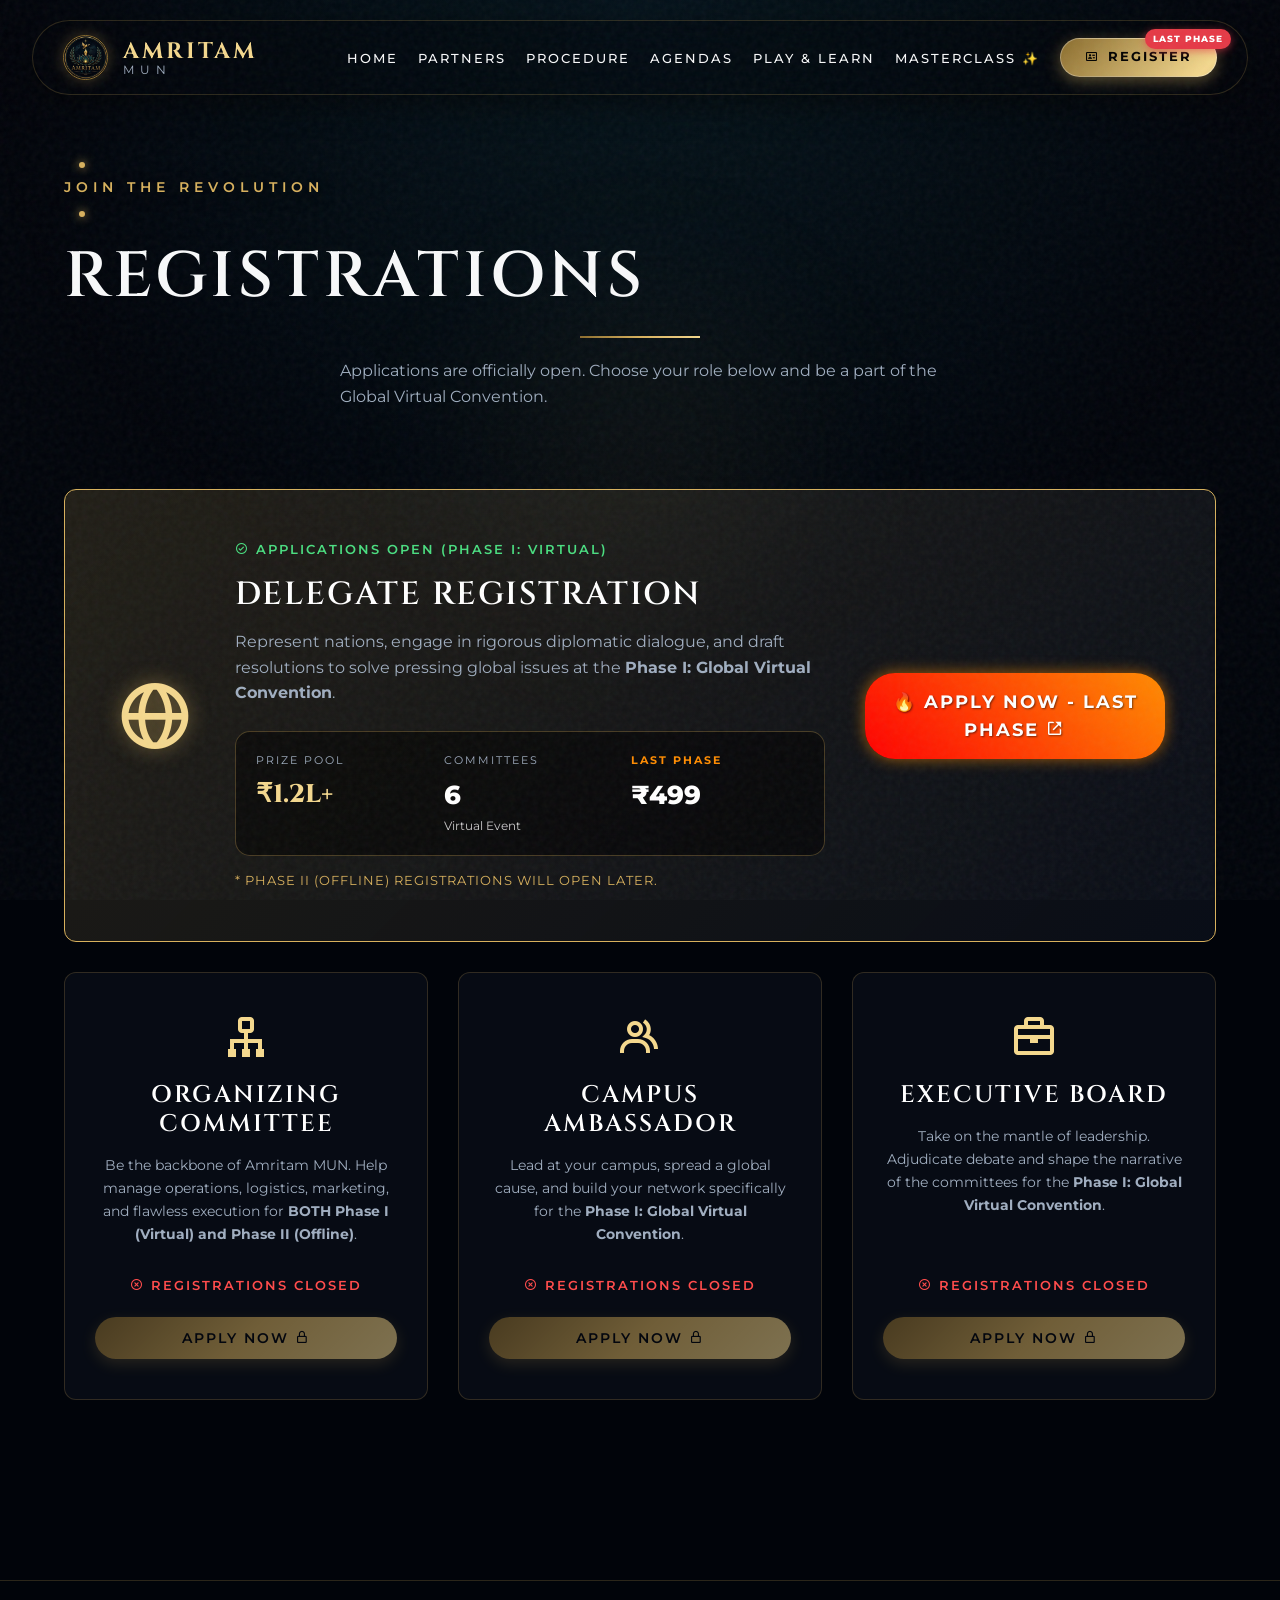
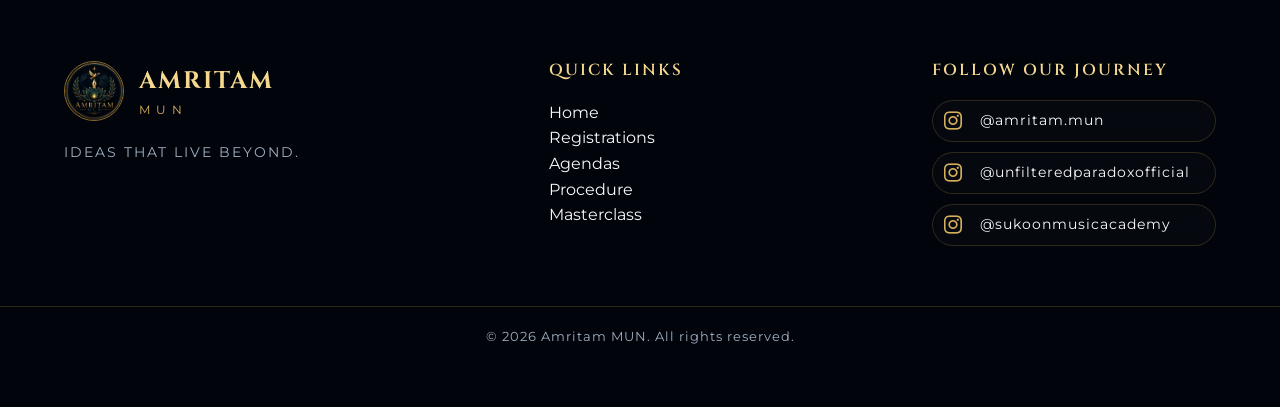
<file: register.html>
<!DOCTYPE html>
<html lang="en">
<head>
    <meta charset="UTF-8">
    <meta name="viewport" content="width=device-width, initial-scale=1.0">
    <title>Amritam MUN | Registrations</title>
    <meta name="description" content="Apply for Organizing Committee, Campus Ambassador, Executive Board, or as a Delegate.">
    <!-- Google Fonts: Cinzel for the logo match, Montserrat for clean sans-serif -->
    <link rel="preconnect" href="https://fonts.googleapis.com">
    <link rel="preconnect" href="https://fonts.gstatic.com" crossorigin>
    <link href="https://fonts.googleapis.com/css2?family=Cinzel:wght@400;500;600;700;800&family=Montserrat:wght@300;400;500;600;700&display=swap" rel="stylesheet">
    <!-- Boxicons for icons -->
    <link href='https://unpkg.com/boxicons@2.1.4/css/boxicons.min.css' rel='stylesheet'>
    <link rel="stylesheet" href="style.css?v=3.7">
    <style>
        .registration-grid {
            display: grid;
            grid-template-columns: repeat(auto-fit, minmax(280px, 1fr));
            gap: 30px;
            margin-top: 40px;
            margin-bottom: 60px;
        }
        .reg-card {
            background: rgba(10, 15, 25, 0.7);
            border: 1px solid rgba(216, 177, 93, 0.2);
            border-radius: 12px;
            padding: 40px 30px;
            text-align: center;
            transition: all 0.3s ease;
            position: relative;
            overflow: hidden;
            display: flex;
            flex-direction: column;
            justify-content: space-between;
        }
        .reg-card::before {
            content: '';
            position: absolute;
            top: 0;
            left: 0;
            width: 100%;
            height: 3px;
            background: var(--gold-gradient);
            transform: scaleX(0);
            transition: transform 0.4s ease;
            transform-origin: left;
        }
        .reg-card:hover {
            transform: translateY(-5px);
            border-color: rgba(216, 177, 93, 0.5);
            background: rgba(20, 25, 35, 0.8);
            box-shadow: 0 10px 30px rgba(0, 0, 0, 0.5), 0 0 20px rgba(216, 177, 93, 0.1);
        }
        .reg-card:hover::before {
            transform: scaleX(1);
        }
        .reg-icon {
            font-size: 3rem;
            color: var(--gold-light);
            margin-bottom: 20px;
        }
        .reg-title {
            font-family: var(--font-serif);
            font-size: 1.5rem;
            color: #fff;
            margin-bottom: 15px;
            letter-spacing: 2px;
        }
        .reg-desc {
            font-family: var(--font-sans);
            color: var(--text-secondary);
            font-size: 0.9rem;
            margin-bottom: 30px;
            line-height: 1.6;
        }
        .reg-status {
            font-size: 0.8rem;
            text-transform: uppercase;
            letter-spacing: 2px;
            margin-bottom: 15px;
            font-weight: 600;
        }
        .status-open { color: #4ade80; }
        .status-soon { color: var(--gold-primary); }

        .reg-card.featured {
            grid-column: 1 / -1;
            display: flex;
            flex-direction: row;
            align-items: center;
            gap: 40px;
            padding: 50px;
            background: linear-gradient(135deg, rgba(216, 177, 93, 0.15), rgba(10, 15, 25, 0.9));
            border-color: var(--gold-primary);
        }
        .reg-card.featured .reg-icon {
            font-size: 5rem;
            margin-bottom: 0;
            text-shadow: 0 0 20px rgba(216, 177, 93, 0.5);
        }
        .reg-card.featured .featured-content {
            flex: 1;
            text-align: left;
        }
        .reg-card.featured .featured-content .reg-status {
            text-align: left;
        }
        .reg-card.featured .featured-actions {
            width: 300px;
        }
        @media (max-width: 768px) {
            .reg-card.featured {
                flex-direction: column;
                text-align: center;
                padding: 30px;
            }
            .reg-card.featured .featured-content {
                text-align: center;
            }
            .reg-card.featured .featured-content .reg-status {
                text-align: center;
            }
            .reg-card.featured .featured-actions {
                width: 100%;
            }
            .reg-card.featured .reg-icon {
                margin-bottom: 20px;
            }
        }
    </style>
</head>
<body>
    <!-- Cinematic Background Elements -->
    <div class="noise-overlay"></div>
    <div class="aurora-container">
        <div class="aurora-orb orb-1"></div>
        <div class="aurora-orb orb-2"></div>
        <div class="aurora-orb orb-3"></div>
    </div>

    <!-- Interactive Background Elements -->
    <div class="interactive-bg">
        <div class="glow-point"></div>
    </div>
    <div class="ambient-dust" id="dust-container"></div>

    <!-- Navbar -->
    <header class="navbar" id="navbar">
        <div class="nav-container reveal-top">
            <a href="index.html" class="logo">
                <img src="assets/amritam-logo.jpg" alt="Amritam MUN" class="nav-logo-img">
                <div class="nav-logo-text">
                    <span class="amritam-text">AMRITAM</span>
                    <span class="mun-text">MUN</span>
                </div>
            </a>
            <nav class="nav-menu" id="nav-menu">
                <ul class="nav-list">
                    <li><a href="index.html#home" class="nav-link">Home</a></li>
                    <li><a href="index.html#partners" class="nav-link">Partners</a></li>
                    <li><a href="procedure.html" class="nav-link">Procedure</a></li>
                    <li><a href="agendas.html" class="nav-link">Agendas</a></li>
                    <li><a href="index.html#game" class="nav-link">Play & Learn</a></li>
                    <li><a href="learn.html" class="nav-link">Masterclass ✨</a></li>
                    <li><a href="register.html" class="nav-link nav-register-premium"><i class='bx bx-id-card'></i> REGISTER <span class="premium-badge">LAST PHASE</span></a></li>
                </ul>
            </nav>
            <div class="hamburger" id="hamburger">
                <i class='bx bx-menu-alt-right'></i>
            </div>
        </div>
    </header>

    <!-- Page Header -->
    <section class="section" style="padding-top: 150px; min-height: 100vh; display: flex; align-items: center;">
        <div class="container">
            <div class="section-header text-center reveal-up">
                <div class="tagline-wrapper center">
                    <span class="gold-dot"></span>
                    <p class="tagline small">JOIN THE REVOLUTION</p>
                    <span class="gold-dot"></span>
                </div>
                <h2 class="section-title">REGISTRATIONS</h2>
                <div class="title-underline center"></div>
                <p style="font-family: var(--font-sans); color: var(--text-secondary); max-width: 600px; margin: 20px auto 0; font-size: 1rem; line-height: 1.6;">
                    Applications are officially open. Choose your role below and be a part of the Global Virtual Convention.
                </p>
            </div>
            
            <div class="registration-grid reveal-up delay-2">
                <!-- Delegate (Featured) -->
                <div class="reg-card featured">
                    <i class='bx bx-globe reg-icon'></i>
                    <div class="featured-content">
                        <div class="reg-status status-open"><i class='bx bx-check-circle'></i> APPLICATIONS OPEN (PHASE I: VIRTUAL)</div>
                        <h3 class="reg-title" style="font-size: 2rem;">DELEGATE REGISTRATION</h3>
                        <p class="reg-desc" style="font-size: 1rem; margin-bottom: 0;">Represent nations, engage in rigorous diplomatic dialogue, and draft resolutions to solve pressing global issues at the <strong>Phase I: Global Virtual Convention</strong>.</p>
                        
                        <div class="delegate-stats" style="display: grid; grid-template-columns: repeat(auto-fit, minmax(110px, 1fr)); gap: 15px; margin-top: 25px; text-align: left; background: rgba(0,0,0,0.5); padding: 20px; border-radius: 15px; border: 1px solid rgba(216, 177, 93, 0.3);">
                            <div>
                                <span style="display: block; font-size: 0.7rem; color: var(--text-secondary); text-transform: uppercase; letter-spacing: 2px;">Prize Pool</span>
                                <span style="display: block; font-size: 1.6rem; color: var(--gold-light); font-weight: 800; font-family: var(--font-serif); margin-top: 5px;">₹1.2L+</span>
                            </div>
                            <div>
                                <span style="display: block; font-size: 0.7rem; color: var(--text-secondary); text-transform: uppercase; letter-spacing: 2px;">Committees</span>
                                <span style="display: block; font-size: 1.6rem; color: #fff; font-weight: 800; margin-top: 5px;">6</span>
                                <span style="display: block; font-size: 0.75rem; color: #ccc;">Virtual Event</span>
                            </div>
                            <div>
                                <span style="display: block; font-size: 0.7rem; color: #ff8c00; text-transform: uppercase; letter-spacing: 2px; font-weight: 700;">Last Phase</span>
                                <span style="display: block; font-size: 1.6rem; color: #fff; font-weight: 800; margin-top: 5px;">₹499</span>
                            </div>
                        </div>

                        <p style="font-family: var(--font-sans); color: var(--gold-primary); font-size: 0.8rem; letter-spacing: 1px; margin-top: 15px; text-transform: uppercase;">* Phase II (Offline) Registrations will open later.</p>
                    </div>
                    <div class="featured-actions">
                        <a href="https://docs.google.com/forms/d/e/1FAIpQLSf-nvLF9LDJ0Or-QCEe5MhpG8y9k8m7m415qPdjt5q0UbVWwA/viewform?usp=dialog" target="_blank" class="btn btn-primary early-bird-btn" style="width: 100%; padding: 15px; font-size: 1.1rem; justify-content: center;">🔥 APPLY NOW - LAST PHASE <i class='bx bx-link-external'></i></a>
                    </div>
                </div>

                <!-- Organizing Committee -->
                <div class="reg-card">
                    <div>
                        <i class='bx bx-sitemap reg-icon'></i>
                        <h3 class="reg-title">ORGANIZING COMMITTEE</h3>
                        <p class="reg-desc">Be the backbone of Amritam MUN. Help manage operations, logistics, marketing, and flawless execution for <strong>BOTH Phase I (Virtual) and Phase II (Offline)</strong>.</p>
                    </div>
                    <div>
                        <div class="reg-status status-closed" style="color: #ff4d4d; font-size: 0.8rem; letter-spacing: 2px; text-transform: uppercase; margin-bottom: 20px;"><i class='bx bx-x-circle'></i> REGISTRATIONS CLOSED</div>
                        <button disabled class="btn btn-primary" style="width: 100%; opacity: 0.5; cursor: not-allowed;">APPLY NOW <i class='bx bx-lock-alt'></i></button>
                    </div>
                </div>
                
                <!-- Campus Ambassador -->
                <div class="reg-card">
                    <div>
                        <i class='bx bx-group reg-icon'></i>
                        <h3 class="reg-title">CAMPUS AMBASSADOR</h3>
                        <p class="reg-desc">Lead at your campus, spread a global cause, and build your network specifically for the <strong>Phase I: Global Virtual Convention</strong>.</p>
                    </div>
                    <div>
                        <div class="reg-status status-closed" style="color: #ff4d4d; font-size: 0.8rem; letter-spacing: 2px; text-transform: uppercase; margin-bottom: 20px;"><i class='bx bx-x-circle'></i> REGISTRATIONS CLOSED</div>
                        <button disabled class="btn btn-primary" style="width: 100%; opacity: 0.5; cursor: not-allowed;">APPLY NOW <i class='bx bx-lock-alt'></i></button>
                    </div>
                </div>
                
                <!-- Executive Board -->
                <div class="reg-card">
                    <div>
                        <i class='bx bx-briefcase reg-icon'></i>
                        <h3 class="reg-title">EXECUTIVE BOARD</h3>
                        <p class="reg-desc">Take on the mantle of leadership. Adjudicate debate and shape the narrative of the committees for the <strong>Phase I: Global Virtual Convention</strong>.</p>
                    </div>
                    <div>
                        <div class="reg-status status-closed" style="color: #ff4d4d; font-size: 0.8rem; letter-spacing: 2px; text-transform: uppercase; margin-bottom: 20px;"><i class='bx bx-x-circle'></i> REGISTRATIONS CLOSED</div>
                        <button disabled class="btn btn-primary" style="width: 100%; opacity: 0.5; cursor: not-allowed;">APPLY NOW <i class='bx bx-lock-alt'></i></button>
                    </div>
                </div>
            </div>
            
        </div>
    </section>

    <!-- Footer -->
    <footer class="footer" id="contact" style="background: var(--bg-color); padding: 80px 0 30px; border-top: 1px solid rgba(216, 177, 93, 0.2);">
        <div class="footer-container container" style="display: flex; flex-wrap: wrap; justify-content: space-between; gap: 40px; text-align: left;">
            <div class="footer-col brand-col reveal-up">
                <a href="index.html" class="logo footer-logo" style="display: inline-flex; align-items: center; gap: 15px; margin-bottom: 20px;">
                    <img src="assets/amritam-logo.jpg" alt="Amritam MUN" class="footer-logo-img" style="width: 60px; height: 60px; border-radius: 50%; border: 1px solid var(--gold-dark);">
                    <div class="footer-brand-text">
                        <span class="amritam-text" style="font-family: var(--font-serif); font-size: 1.5rem; letter-spacing: 2px;">AMRITAM</span>
                        <span class="mun-text" style="color: var(--gold-primary);">MUN</span>
                    </div>
                </a>
                <p class="footer-tagline" style="font-family: var(--font-sans); color: var(--text-secondary); letter-spacing: 2px; font-size: 0.9rem;">IDEAS THAT LIVE BEYOND.</p>
            </div>
            
            <div class="footer-col links-col reveal-up delay-1">
                <h4 style="font-family: var(--font-serif); color: var(--gold-light); letter-spacing: 2px; margin-bottom: 20px;">Quick Links</h4>
                <ul class="footer-links">
                    <li><a href="index.html">Home</a></li>
                    <li><a href="register.html">Registrations</a></li>
                    <li><a href="agendas.html">Agendas</a></li>
                    <li><a href="procedure.html">Procedure</a></li>
                    <li><a href="learn.html">Masterclass</a></li>
                </ul>
            </div>

            <div class="footer-col social-col reveal-up delay-2">
                <h4 style="font-family: var(--font-serif); color: var(--gold-light); letter-spacing: 2px; margin-bottom: 20px;">Follow Our Journey</h4>
                <div class="social-links-wide" style="display: flex; flex-direction: column; gap: 10px;">
                    <a href="https://instagram.com/amritam.mun" target="_blank" class="social-btn glass-btn" style="display: inline-flex; align-items: center; gap: 15px; text-decoration: none; color: #fff;">
                        <i class='bx bxl-instagram' style="font-size: 1.5rem; color: var(--gold-primary);"></i>
                        <span style="font-family: var(--font-sans); letter-spacing: 1px;">@amritam.mun</span>
                    </a>
                    <a href="https://instagram.com/unfilteredparadoxofficial" target="_blank" class="social-btn glass-btn" style="display: inline-flex; align-items: center; gap: 15px; text-decoration: none; color: #fff;">
                        <i class='bx bxl-instagram' style="font-size: 1.5rem; color: var(--gold-primary);"></i>
                        <span style="font-family: var(--font-sans); letter-spacing: 1px;">@unfilteredparadoxofficial</span>
                    </a>
                    <a href="https://instagram.com/sukoonmusicacademyofficial" target="_blank" class="social-btn glass-btn" style="display: inline-flex; align-items: center; gap: 15px; text-decoration: none; color: #fff;">
                        <i class='bx bxl-instagram' style="font-size: 1.5rem; color: var(--gold-primary);"></i>
                        <span style="font-family: var(--font-sans); letter-spacing: 1px;">@sukoonmusicacademy</span>
                    </a>
                </div>
            </div>
        </div>
        <div class="footer-bottom reveal-up delay-3" style="text-align: center; margin-top: 50px; padding-top: 20px; border-top: 1px solid rgba(216, 177, 93, 0.2);">
            <p style="font-family: var(--font-sans); color: var(--text-secondary); font-size: 0.8rem; letter-spacing: 1px;">&copy; 2026 Amritam MUN. All rights reserved.</p>
        </div>
    </footer>

    <!-- Core Scripts -->
    <script src="script.js" defer></script>
</body>
</html>
</file>
<file: style.css>
/* Base Variables */
:root {
    --bg-deep: #01040a; /* Darker, cinematic navy */
    --bg-darker: #000205;
    --lotus-teal: #103642;
    --lotus-cyan: #195868;
    
    --gold-primary: #d8b15d; 
    --gold-light: #f4d88e;
    --gold-dark: #8a6c2d;
    --gradient-gold: linear-gradient(135deg, var(--gold-dark) 0%, var(--gold-primary) 50%, var(--gold-light) 100%);
    --gradient-gold-text: linear-gradient(to right, #b28a20, #f4d88e, #b28a20);
    
    --glass-bg: rgba(16, 54, 66, 0.15);
    --glass-border: rgba(216, 177, 93, 0.15); /* Subtler default */
    --glass-shadow: 0 15px 35px 0 rgba(0, 0, 0, 0.8);
    
    --nav-height: 90px;
    
    --font-serif: 'Cinzel', serif;
    --font-sans: 'Montserrat', sans-serif;
    
    --text-primary: #f8f9fa;
    --text-secondary: #a0aec0;
}

* { margin: 0; padding: 0; box-sizing: border-box; }
html { scroll-behavior: smooth; background-color: var(--bg-darker); }
body {
    background-color: var(--bg-deep); color: var(--text-primary);
    font-family: var(--font-sans); line-height: 1.6;
    overflow-x: hidden; position: relative;
}

h1, h2, h3, h4, h5, h6 { font-family: var(--font-serif); font-weight: 600; line-height: 1.2; }
a { text-decoration: none; color: inherit; transition: all 0.3s ease; }
ul { list-style: none; }
.container { max-width: 1200px; margin: 0 auto; padding: 0 24px; }
.section { padding: 120px 0; position: relative; z-index: 10; }
.highlight { color: var(--gold-primary); }
.gold-dot {
    display: inline-block; width: 6px; height: 6px;
    background-color: var(--gold-primary); border-radius: 50%;
    margin: 0 15px; box-shadow: 0 0 10px var(--gold-primary);
}

/* Cinematic Backgrounds */
.noise-overlay { position: fixed; top: 0; left: 0; width: 100vw; height: 100vh; pointer-events: none; z-index: 9999; opacity: 0.05; background-image: url("data:image/svg+xml,%3Csvg viewBox='0 0 200 200' xmlns='http://www.w3.org/2000/svg'%3E%3Cfilter id='noiseFilter'%3E%3CfeTurbulence type='fractalNoise' baseFrequency='0.8' numOctaves='3' stitchTiles='stitch'/%3E%3C/filter%3E%3Crect width='100%25' height='100%25' filter='url(%23noiseFilter)'/%3E%3C/svg%3E"); }
.aurora-container { position: fixed; top: 0; left: 0; width: 100vw; height: 100vh; overflow: hidden; z-index: -1; pointer-events: none; }
.aurora-orb { position: absolute; border-radius: 50%; filter: blur(90px); opacity: 0.6; animation: float-aurora 25s infinite ease-in-out alternate; }
.orb-1 { width: 50vw; height: 50vw; background: var(--gold-dark); top: -20%; left: -10%; }
.orb-2 { width: 45vw; height: 45vw; background: #0c4355; bottom: -10%; right: -10%; animation-delay: -7s; }
.orb-3 { width: 60vw; height: 60vw; background: rgba(212, 175, 55, 0.08); top: 30%; left: 20%; animation-delay: -14s; }
@keyframes float-aurora { 0% { transform: translate(0, 0) scale(1); } 100% { transform: translate(8vw, -8vh) scale(1.15); } }

/* Interactive Background Elements */
.interactive-bg { position: fixed; top: 0; left: 0; width: 100vw; height: 100vh; z-index: 0; pointer-events: none; background: radial-gradient(circle at 50% 0%, rgba(16, 54, 66, 0.3) 0%, transparent 60%); }
.glow-point { position: absolute; width: 700px; height: 700px; background: radial-gradient(circle, rgba(216, 177, 93, 0.06) 0%, transparent 50%); border-radius: 50%; top: 50%; left: 50%; transform: translate(-50%, -50%); filter: blur(60px); transition: all 0.5s ease-out; }
.ambient-dust { position: fixed; top: 0; left: 0; width: 100%; height: 100%; z-index: 1; pointer-events: none; }
.dust-particle { position: absolute; background: var(--gold-light); border-radius: 50%; opacity: 0; box-shadow: 0 0 12px 2px rgba(244, 216, 142, 0.5); animation: float-dust linear infinite; }
@keyframes float-dust { 0% { transform: translateY(100vh) scale(0); opacity: 0; } 20% { opacity: 0.5; } 80% { opacity: 0.5; } 100% { transform: translateY(-100px) scale(1.5); opacity: 0; } }

/* Navbar */
.navbar { position: fixed; top: 20px; left: 50%; transform: translateX(-50%); width: 95%; max-width: 1400px; height: 75px; z-index: 1000; transition: all 0.5s cubic-bezier(0.4, 0, 0.2, 1); background: rgba(1, 4, 8, 0.4); backdrop-filter: blur(20px); -webkit-backdrop-filter: blur(20px); border: 1px solid rgba(216, 177, 93, 0.2); border-radius: 40px; box-shadow: 0 10px 30px rgba(0,0,0,0.5); display: flex; align-items: center; justify-content: center; }
.navbar.scrolled { top: 10px; background: rgba(1, 4, 8, 0.85); border-color: rgba(216, 177, 93, 0.4); box-shadow: 0 15px 40px rgba(0,0,0,0.8); height: 65px; width: 98%; max-width: 1500px; }
.nav-container { width: 100%; padding: 0 30px; height: 100%; display: flex; justify-content: space-between; align-items: center; }
.logo { display: flex; align-items: center; gap: 15px; }
.nav-logo-img { width: 45px; height: 45px; border-radius: 50%; object-fit: cover; border: 1px solid var(--gold-dark); box-shadow: 0 0 15px rgba(216, 177, 93, 0.3); transition: transform 0.3s ease; }
.logo:hover .nav-logo-img { transform: scale(1.1); }
.nav-logo-text { display: flex; flex-direction: column; justify-content: center; line-height: 1.1; }
.amritam-text { font-family: var(--font-serif); font-size: 1.4rem; font-weight: 700; letter-spacing: 3px; color: var(--gold-light); }
.mun-text { font-family: var(--font-sans); font-size: 0.75rem; letter-spacing: 6px; color: var(--text-secondary); }
.nav-menu { display: flex; align-items: center; }
.nav-list { display: flex; align-items: center; gap: 20px; }
.nav-link { font-family: var(--font-sans); font-size: 0.8rem; font-weight: 500; text-transform: uppercase; letter-spacing: 2px; color: var(--text-primary); position: relative; padding: 8px 0; transition: color 0.3s ease; }
.nav-link::before { content: ''; position: absolute; top: 0; left: 50%; transform: translateX(-50%); width: 4px; height: 4px; border-radius: 50%; background: var(--gold-primary); opacity: 0; transition: all 0.3s ease; }
.nav-link::after { content: ''; position: absolute; bottom: 0; left: 0; width: 100%; height: 1px; background: var(--gradient-gold); transform: scaleX(0); transform-origin: right; transition: transform 0.4s cubic-bezier(0.86, 0, 0.07, 1); }
.nav-link:hover { color: var(--gold-light); }
.nav-link:hover::before { top: -10px; opacity: 1; box-shadow: 0 0 10px var(--gold-primary); }
.nav-link:hover::after, .nav-link.active::after { transform: scaleX(1); transform-origin: left; }
.hamburger { display: none; font-size: 2.5rem; cursor: pointer; color: var(--gold-primary); transition: transform 0.3s ease; }

/* Buttons */
.btn { display: inline-block; padding: 12px 30px; font-family: var(--font-sans); font-weight: 600; font-size: 0.9rem; letter-spacing: 2px; text-transform: uppercase; border-radius: 30px; cursor: pointer; transition: all 0.3s ease; outline: none; border: none; }
.btn-primary { background: var(--gradient-gold); color: var(--bg-deep); box-shadow: 0 5px 15px rgba(216, 177, 93, 0.3); }
.btn-primary:hover { transform: translateY(-3px); box-shadow: 0 8px 25px rgba(216, 177, 93, 0.5); }
.btn-outline { background: transparent; border: 2px solid var(--gold-primary); color: var(--gold-primary); }
.btn-outline:hover { background: rgba(216, 177, 93, 0.1); transform: translateY(-3px); }

/* Hero Section */
/* Hero Section (Immersive HUD) */
.hud-hero { position: relative; min-height: 100vh; display: flex; align-items: center; justify-content: center; overflow: hidden; z-index: 1; padding-top: 0; }
.hero-globe-bg { position: absolute; top: 0; left: 0; width: 100%; height: 100vh; z-index: 1; pointer-events: auto; }
.hero-overlay-hud { position: absolute; top: 0; left: 0; width: 100%; height: 100%; background: radial-gradient(circle at center, transparent 40%, rgba(1, 4, 8, 0.95) 100%); pointer-events: none; z-index: 2; }

/* Holographic Text */
.hud-center-text { position: absolute; top: 48%; left: 50%; transform: translate(-50%, -50%); z-index: 5; pointer-events: none; width: 100%; max-width: 1200px; }
.hud-center-inner { text-align: center; display: flex; flex-direction: column; align-items: center; width: 100%; }
.hud-center-text .teaser-top { justify-content: center; margin-bottom: 20px; }
.hud-center-text .hero-title { font-family: var(--font-serif); font-size: 10rem; color: var(--gold-light); line-height: 1; letter-spacing: 15px; text-shadow: 0 15px 50px rgba(0,0,0,0.9), 0 0 30px rgba(0,0,0,0.8); margin-left: 15px; background: var(--gradient-gold-text); -webkit-background-clip: text; -webkit-text-fill-color: transparent; }
.hud-center-text .hero-subtitle-wrapper { justify-content: center; margin-top: -10px; }
.hud-center-text .hero-subtitle { font-family: var(--font-serif); font-style: italic; font-size: 2.5rem; letter-spacing: 15px; color: var(--text-primary); font-weight: 400; opacity: 0.9; text-shadow: 0 5px 15px rgba(0,0,0,0.9); margin-left: 15px; }
.hud-center-text .tagline-wrapper { justify-content: center; margin-top: 30px; }

/* HUD Container & Widgets */
.hud-container { position: absolute; top: 0; left: 0; width: 100%; height: 100%; z-index: 10; pointer-events: none; }
.hud-widget { position: absolute; pointer-events: auto; }
.hud-top-left { top: 40px; left: 40px; }
.hud-bottom-left { bottom: 40px; left: 40px; }
.hud-bottom-right { bottom: 40px; right: 40px; }
.hud-scroll { position: absolute; bottom: 30px; left: 50%; transform: translateX(-50%); pointer-events: auto; }

.glass-widget { padding: 30px; background: rgba(1, 4, 8, 0.4); backdrop-filter: blur(20px); -webkit-backdrop-filter: blur(20px); border: 1px solid rgba(216, 177, 93, 0.2); border-radius: 20px; box-shadow: 0 10px 30px rgba(0,0,0,0.8); }

.teaser-line { width: 60px; height: 1px; background: var(--gradient-gold); }
.teaser-text { font-family: var(--font-sans); font-size: 0.9rem; letter-spacing: 6px; color: var(--gold-primary); text-transform: uppercase; font-weight: 500; text-shadow: 0 2px 10px rgba(0,0,0,0.9); }
.logo-wrapper { position: relative; margin-bottom: 0; }
.logo-pulse { position: absolute; top: 50%; left: 50%; transform: translate(-50%, -50%); width: 100%; height: 100%; border-radius: 50%; background: var(--gold-primary); filter: blur(40px); opacity: 0.15; animation: pulse 3s infinite alternate; }
@keyframes pulse { 0% { transform: translate(-50%, -50%) scale(1); opacity: 0.1; } 100% { transform: translate(-50%, -50%) scale(1.3); opacity: 0.25; } }
.main-logo-img { width: 120px; height: 120px; border-radius: 50%; object-fit: cover; box-shadow: 0 0 30px rgba(0,0,0,0.8), 0 0 15px rgba(216, 177, 93, 0.4); border: 2px solid rgba(216, 177, 93, 0.6); position: relative; z-index: 2; transition: transform 0.5s cubic-bezier(0.175, 0.885, 0.32, 1.275); }
.logo-wrapper:hover .main-logo-img { transform: scale(1.05); }
.gold-line { width: 60px; height: 1px; background: var(--gold-primary); }
.gold-quote { color: var(--gold-dark); font-size: 1.2rem; }
.tagline { font-family: var(--font-sans); font-size: 1.2rem; letter-spacing: 8px; text-transform: uppercase; color: var(--text-secondary); font-weight: 400; text-shadow: 0 5px 15px rgba(0,0,0,0.9); }
.coming-soon { 
    display: inline-block; 
    white-space: nowrap; 
    font-family: var(--font-serif); 
    font-size: 2.2rem; 
    color: transparent; 
    -webkit-text-stroke: 1px var(--gold-primary); 
    position: relative; 
    letter-spacing: 12px; 
    margin-bottom: 40px; 
    background: linear-gradient(to right, var(--gold-light) 50%, transparent 50%);
    background-size: 200% 100%;
    background-position: 100% 0;
    -webkit-background-clip: text;
    -webkit-text-fill-color: transparent;
    animation: fillText 3s cubic-bezier(0.77, 0, 0.175, 1) forwards 1.5s;
}
@keyframes fillText { 0% { background-position: 100% 0; } 100% { background-position: 0 0; } }
.location-badge { display: inline-flex; align-items: center; padding: 12px 25px; border: 1px solid rgba(216, 177, 93, 0.5); border-radius: 40px; background: rgba(16, 54, 66, 0.6); margin-bottom: 0; transition: all 0.3s ease; box-shadow: 0 0 20px rgba(216, 177, 93, 0.2); }
.location-badge:hover { background: rgba(16, 54, 66, 0.9); border-color: var(--gold-primary); transform: translateY(-3px); box-shadow: 0 0 30px rgba(216, 177, 93, 0.4); }
.location-icon-wrapper { background: rgba(216, 177, 93, 0.2); width: 35px; height: 35px; border-radius: 50%; display: flex; align-items: center; justify-content: center; margin-right: 15px; }
.location-icon-wrapper i { font-size: 1.2rem; color: var(--gold-primary); }
.location-badge span { font-family: var(--font-sans); font-size: 0.9rem; letter-spacing: 3px; color: var(--gold-primary); font-weight: 700; text-shadow: 0 0 10px rgba(216, 177, 93, 0.5); }

.pillars-container-vertical { display: flex; flex-direction: column; gap: 15px; }
.pillar-mini { display: flex; align-items: center; gap: 15px; background: rgba(1, 4, 8, 0.4); backdrop-filter: blur(15px); -webkit-backdrop-filter: blur(15px); padding: 12px 25px; border-radius: 30px; border: 1px solid rgba(216, 177, 93, 0.1); transition: all 0.3s ease; cursor: default; }
.pillar-mini:hover { border-color: var(--gold-primary); background: rgba(16, 54, 66, 0.6); transform: translateX(-10px); }
.pillar-icon-mini { width: 35px; height: 35px; border-radius: 50%; background: rgba(216, 177, 93, 0.1); border: 1px solid var(--gold-dark); display: flex; align-items: center; justify-content: center; font-size: 1.1rem; color: var(--gold-primary); }
.pillar-mini span { font-family: var(--font-sans); font-size: 0.8rem; letter-spacing: 4px; color: var(--gold-light); font-weight: 500; }
.pillar { display: flex; flex-direction: column; align-items: center; gap: 15px; transition: transform 0.3s ease; }
.pillar:hover { transform: translateY(-10px); }
.pillar-icon { width: 60px; height: 60px; border-radius: 50%; background: rgba(216, 177, 93, 0.05); border: 1px solid var(--gold-dark); display: flex; align-items: center; justify-content: center; font-size: 1.8rem; color: var(--gold-primary); box-shadow: inset 0 0 15px rgba(0,0,0,0.5); transition: all 0.3s ease; }
.pillar:hover .pillar-icon { background: var(--gradient-gold); color: var(--bg-deep); border-color: transparent; box-shadow: 0 10px 20px rgba(216, 177, 93, 0.3); }
.pillar span { font-family: var(--font-sans); font-size: 0.8rem; letter-spacing: 3px; color: var(--text-secondary); font-weight: 500; }
.pillar:hover span { color: var(--gold-light); }
.scroll-indicator { display: flex; flex-direction: column; align-items: center; gap: 15px; }
.scroll-indicator p { font-family: var(--font-serif); font-style: italic; font-size: 1.1rem; color: var(--gold-dark); letter-spacing: 4px; }
.mouse { width: 25px; height: 40px; border: 2px solid var(--gold-primary); border-radius: 20px; position: relative; }
.wheel { width: 3px; height: 8px; background: var(--gold-light); border-radius: 2px; position: absolute; top: 8px; left: 50%; transform: translateX(-50%); animation: scroll 1.5s infinite; }
@keyframes scroll { 0% { top: 8px; opacity: 1; } 100% { top: 20px; opacity: 0; } }

/* Glass Panels */
.glass-panel { background: var(--glass-bg); backdrop-filter: blur(16px); -webkit-backdrop-filter: blur(16px); border: 1px solid var(--glass-border); box-shadow: var(--glass-shadow); border-radius: 20px; position: relative; overflow: hidden; transition: all 0.4s cubic-bezier(0.175, 0.885, 0.32, 1.275); }
.glass-panel:hover { border-color: rgba(216, 177, 93, 0.6); box-shadow: 0 20px 50px rgba(0, 0, 0, 0.9), inset 0 0 20px rgba(216, 177, 93, 0.1); transform: translateY(-5px); }

/* Sections Global */
.section-header { margin-bottom: 80px; }
.section-title { font-family: var(--font-serif); font-size: 4rem; color: var(--text-primary); letter-spacing: 4px; margin-bottom: 20px; }
.title-underline { height: 2px; width: 120px; background: var(--gradient-gold); }
.title-underline.center { margin: 0 auto; }
.section-description { color: var(--text-secondary); margin-top: 20px; font-size: 1.1rem; max-width: 600px; margin-left: auto; margin-right: auto; }
.tagline-wrapper.center { margin-bottom: 15px; }
.tagline.small { font-family: var(--font-sans); font-size: 0.9rem; letter-spacing: 5px; color: var(--gold-primary); font-weight: 600; }

/* Partners Section */
.partners { background: linear-gradient(to bottom, transparent, rgba(16, 54, 66, 0.05), transparent); }
.partners-horizontal-grid { display: grid; grid-template-columns: 1fr 1fr; gap: 40px; align-items: stretch; }
.partner-card { padding: 40px; text-align: center; height: 100%; display: flex; flex-direction: column; align-items: center; position: relative; justify-content: flex-start; overflow: hidden; }
.card-glow { position: absolute; top: -50px; left: 50%; transform: translateX(-50%); width: 250px; height: 250px; background: radial-gradient(circle, rgba(216, 177, 93, 0.1) 0%, transparent 70%); border-radius: 50%; pointer-events: none; }
.partner-type { font-family: var(--font-sans); font-size: 0.75rem; letter-spacing: 3px; color: var(--gold-primary); text-transform: uppercase; margin-bottom: 30px; position: relative; padding-bottom: 10px; width: 100%; text-align: center; }
.partner-type::after { content: ''; position: absolute; bottom: 0; left: 50%; transform: translateX(-50%); width: 50px; height: 2px; background: var(--gradient-gold); }
.partner-logo-ring { width: 140px; height: 140px; border-radius: 50%; padding: 5px; background: linear-gradient(135deg, var(--gold-light), transparent, var(--gold-dark)); box-shadow: 0 10px 30px rgba(0,0,0,0.5); flex-shrink: 0; margin-bottom: 25px; }
.partner-logo-img { width: 100%; height: 100%; border-radius: 50%; object-fit: cover; background: var(--bg-darker); }
.up-border { border: 2px solid #00e5ff; }
.sukoon-border { border: 2px solid #1a4a38; }
.partner-name { font-family: var(--font-serif); font-size: 1.8rem; color: var(--gold-light); margin-bottom: 5px; letter-spacing: 2px; line-height: 1.2; }
.partner-subname { font-family: var(--font-sans); font-size: 0.8rem; color: var(--text-secondary); margin-bottom: 30px; letter-spacing: 1px; }
.partner-features-stacked { display: flex; flex-direction: row; flex-wrap: wrap; justify-content: center; gap: 20px; margin-bottom: auto; width: 100%; }
.feature-item { display: flex; flex-direction: column; align-items: center; gap: 10px; flex: 1; min-width: 90px; }
.feature-item i { font-size: 1.5rem; color: var(--gold-primary); background: rgba(216, 177, 93, 0.1); width: 45px; height: 45px; border-radius: 50%; display: flex; align-items: center; justify-content: center; transition: all 0.3s ease; }
.partner-card:hover .feature-item i { background: var(--gold-primary); color: var(--bg-deep); transform: scale(1.1); }
.feature-item span { font-family: var(--font-sans); font-size: 0.75rem; color: var(--text-secondary); letter-spacing: 1px; text-align: center; line-height: 1.4; }
.quote-box { padding-top: 25px; margin-top: 30px; border-top: 1px solid rgba(216, 177, 93, 0.1); width: 100%; }
.partner-quote { font-family: var(--font-serif); font-style: italic; color: var(--gold-light); font-size: 1rem; letter-spacing: 1px; }

/* Procedure Timeline Section */
.procedure-section { background: var(--bg-darker); }
.timeline-container { position: relative; max-width: 800px; margin: 0 auto; padding: 40px 0; }
.timeline-container::before { content: ''; position: absolute; top: 0; left: 50%; transform: translateX(-50%); width: 2px; height: 100%; background: var(--glass-border); }
.timeline-item { position: relative; margin-bottom: 60px; width: 50%; padding-right: 50px; }
.timeline-item:nth-child(even) { margin-left: 50%; padding-right: 0; padding-left: 50px; }
.timeline-dot { position: absolute; right: -25px; top: 20px; width: 50px; height: 50px; border-radius: 50%; background: var(--bg-deep); border: 2px solid var(--gold-primary); z-index: 2; display: flex; align-items: center; justify-content: center; font-size: 1.5rem; color: var(--gold-light); box-shadow: 0 0 15px rgba(216, 177, 93, 0.2); }
.timeline-item:nth-child(even) .timeline-dot { left: -25px; right: auto; }
.timeline-content { padding: 30px; transition: transform 0.3s ease, border-color 0.3s ease; }
.timeline-content:hover { transform: translateY(-5px); border-color: var(--gold-primary); }
.timeline-date { color: var(--gold-primary); font-size: 0.9rem; letter-spacing: 3px; text-transform: uppercase; margin-bottom: 10px; }
.timeline-event { font-size: 1.4rem; color: var(--text-primary); margin-bottom: 15px; }
.timeline-content p { color: var(--text-secondary); font-size: 0.95rem; }

/* Interactive Game Section */
.game-section { background: var(--bg-deep); }
.game-container { max-width: 800px; margin: 0 auto; padding: 50px; min-height: 400px; display: flex; flex-direction: column; justify-content: center; text-align: center; }
.game-screen { display: none; opacity: 0; transition: opacity 0.4s ease; }
.game-screen.active { display: block; opacity: 1; }
.game-screen h3 { font-size: 2.2rem; color: var(--gold-light); margin-bottom: 15px; }
.game-screen p { color: var(--text-secondary); margin-bottom: 40px; font-size: 1.1rem; }
.game-buttons { display: flex; justify-content: center; gap: 20px; }

.game-header { display: flex; justify-content: space-between; align-items: center; margin-bottom: 20px; font-family: var(--font-sans); font-weight: 600; color: var(--gold-primary); letter-spacing: 2px; }
.progress-bar-bg { width: 100%; height: 6px; background: rgba(255,255,255,0.1); border-radius: 3px; margin-bottom: 40px; overflow: hidden; }
.progress-bar-fill { width: 0%; height: 100%; background: var(--gradient-gold); transition: width 0.4s ease; }

.question-text { font-size: 1.8rem !important; color: var(--text-primary) !important; margin-bottom: 40px !important; line-height: 1.4 !important; }
.options-grid { display: grid; grid-template-columns: 1fr; gap: 15px; margin-bottom: 30px; text-align: left; }
.option-btn { background: rgba(255,255,255,0.05); border: 1px solid var(--glass-border); padding: 20px; border-radius: 10px; color: var(--text-primary); font-family: var(--font-sans); font-size: 1rem; cursor: pointer; transition: all 0.2s ease; text-align: left; }
.option-btn:hover:not(:disabled) { background: rgba(216, 177, 93, 0.1); border-color: var(--gold-primary); }
.option-btn.correct { background: rgba(46, 204, 113, 0.2); border-color: #2ecc71; color: #2ecc71; }
.option-btn.wrong { background: rgba(231, 76, 60, 0.2); border-color: #e74c3c; color: #e74c3c; }
.option-btn:disabled { cursor: not-allowed; }

.feedback-box { background: rgba(0,0,0,0.3); border-radius: 10px; padding: 25px; border-left: 4px solid var(--gold-primary); text-align: left; margin-bottom: 20px; animation: slideDown 0.3s ease; }
.feedback-box.hidden { display: none; }
.feedback-box h4 { font-size: 1.2rem; margin-bottom: 10px; }
.feedback-box.success h4 { color: #2ecc71; }
.feedback-box.error h4 { color: #e74c3c; }
.feedback-box p { margin-bottom: 20px !important; font-size: 1rem !important; }
@keyframes slideDown { from { opacity: 0; transform: translateY(-10px); } to { opacity: 1; transform: translateY(0); } }

.final-score-circle { width: 150px; height: 150px; border-radius: 50%; border: 4px solid var(--gold-primary); display: flex; align-items: center; justify-content: center; margin: 0 auto 30px; font-family: var(--font-serif); color: var(--gold-light); box-shadow: 0 0 30px rgba(216, 177, 93, 0.2); }
#final-score { font-size: 4rem; font-weight: 700; }
.slash { font-size: 2rem; margin: 0 5px; color: var(--text-secondary); }
.total { font-size: 2rem; color: var(--text-secondary); }
.final-message { font-size: 1.4rem !important; color: var(--gold-primary) !important; font-style: italic; }

/* Interactive Q&A Section (FAQ) */
.qa-section { background: radial-gradient(ellipse at bottom, rgba(16, 54, 66, 0.1) 0%, transparent 60%); }
.qa-split-layout { display: grid; grid-template-columns: 0.8fr 1.2fr; gap: 60px; align-items: start; max-width: 1200px; margin: 0 auto; }
.qa-left-col { position: sticky; top: 120px; }
.qa-right-col { width: 100%; }
.qa-tabs { display: flex; gap: 15px; margin-top: 30px; }
.qa-tab { padding: 12px 25px; background: transparent; border: 1px solid var(--gold-primary); color: var(--gold-primary); font-family: var(--font-sans); font-size: 0.9rem; text-transform: uppercase; letter-spacing: 2px; border-radius: 30px; cursor: pointer; transition: all 0.3s ease; }
.qa-tab.active, .qa-tab:hover { background: var(--gold-primary); color: var(--bg-deep); font-weight: 600; }
.qa-container { width: 100%; position: relative; }
.qa-group { display: none; flex-direction: column; gap: 20px; animation: fadeIn 0.4s ease; }
.qa-group.active { display: flex; }
.qa-item { background: rgba(16, 54, 66, 0.15); backdrop-filter: blur(16px); -webkit-backdrop-filter: blur(16px); border: 1px solid rgba(216, 177, 93, 0.15); border-radius: 20px; overflow: hidden; transition: all 0.4s cubic-bezier(0.175, 0.885, 0.32, 1.275); transform: translateY(0); }
.qa-item:hover { border-color: rgba(216, 177, 93, 0.6); box-shadow: 0 15px 35px rgba(0, 0, 0, 0.7), inset 0 0 15px rgba(216, 177, 93, 0.1); transform: translateY(-3px) scale(1.01); z-index: 5; position: relative; }
.qa-question { padding: 25px 30px; display: flex; justify-content: space-between; align-items: center; cursor: pointer; font-family: var(--font-serif); font-size: 1.2rem; color: var(--gold-light); letter-spacing: 1px; user-select: none; transition: background 0.3s ease; }
.qa-question:hover { background: rgba(216, 177, 93, 0.05); }
.qa-question i { font-size: 1.5rem; color: var(--gold-primary); transition: transform 0.3s ease; }
.qa-item.active .qa-question i { transform: rotate(180deg); }
.qa-answer { display: grid; grid-template-rows: 0fr; transition: grid-template-rows 0.4s cubic-bezier(0, 1, 0, 1); background: rgba(0,0,0,0.2); }
.qa-item.active .qa-answer { grid-template-rows: 1fr; }
.qa-answer-inner { overflow: hidden; }
.qa-answer p { font-family: var(--font-sans); color: var(--text-secondary); font-size: 1rem; line-height: 1.6; border-top: 1px solid rgba(216, 177, 93, 0.1); padding: 20px 30px 25px 30px; margin: 0; }

/* Footer */
.footer { background: #010305; padding-top: 80px; position: relative; border-top: 1px solid rgba(216, 177, 93, 0.1); }
.footer-glow { position: absolute; top: 0; left: 50%; transform: translate(-50%, -50%); width: 60%; height: 100px; background: radial-gradient(ellipse, rgba(16, 54, 66, 0.5) 0%, transparent 70%); pointer-events: none; }
.footer-container { display: flex; justify-content: space-between; align-items: flex-start; flex-wrap: wrap; gap: 50px; margin-bottom: 60px; }
.footer-logo { display: inline-flex; align-items: center; gap: 15px; margin-bottom: 20px; }
.footer-logo-img { width: 60px; height: 60px; border-radius: 50%; border: 1px solid var(--gold-dark); }
.footer-brand-text { display: flex; flex-direction: column; }
.footer-tagline { font-family: var(--font-sans); font-size: 0.9rem; letter-spacing: 5px; color: var(--text-secondary); max-width: 300px; }
.footer-col h4 { font-family: var(--font-sans); font-size: 1rem; letter-spacing: 3px; text-transform: uppercase; color: var(--gold-primary); margin-bottom: 30px; }
.social-links-wide { display: flex; flex-direction: column; gap: 15px; }
.glass-btn { background: rgba(255,255,255,0.02); backdrop-filter: blur(5px); border: 1px solid rgba(216, 177, 93, 0.2); border-radius: 40px; padding: 8px 25px 8px 8px; display: flex; align-items: center; gap: 15px; transition: all 0.3s ease; }
.glass-btn:hover { background: rgba(216, 177, 93, 0.1); border-color: var(--gold-primary); transform: translateX(10px); }
.social-icon-wrapper { width: 40px; height: 40px; border-radius: 50%; background: var(--glass-bg); display: flex; align-items: center; justify-content: center; }
.glass-btn i { font-size: 1.4rem; color: var(--gold-light); }
.glass-btn span { font-family: var(--font-sans); font-size: 0.9rem; color: var(--text-primary); letter-spacing: 1px; }
.footer-bottom { text-align: center; padding: 30px 0; color: var(--text-secondary); font-family: var(--font-sans); font-size: 0.85rem; letter-spacing: 2px; }
.gold-divider { height: 1px; width: 100%; background: linear-gradient(to right, transparent, rgba(216, 177, 93, 0.3), transparent); margin-bottom: 24px; }

/* Learn Page (MUN Masterclass) Styles */
.learn-page { background: var(--bg-deep); }
.hindi-font [data-translate-key] { font-family: 'Noto Sans Devanagari', sans-serif; }

.lang-toggle { position: fixed; top: 100px; right: 30px; z-index: 1000; background: rgba(16, 54, 66, 0.7); backdrop-filter: blur(10px); border: 1px solid var(--gold-primary); padding: 10px 20px; border-radius: 30px; color: var(--gold-light); font-family: var(--font-sans); font-weight: 600; cursor: pointer; transition: all 0.3s ease; box-shadow: 0 0 15px rgba(216, 177, 93, 0.2); }
.lang-toggle:hover { background: var(--gold-primary); color: var(--bg-deep); }

.learn-hero { padding: 150px 20px 50px; text-align: center; }
.learn-title { font-size: 4rem; margin-bottom: 20px; }
.learn-subtitle { font-family: var(--font-sans); color: var(--text-secondary); font-size: 1.2rem; margin-top: 20px; letter-spacing: 2px; }

.roadmap-container { padding: 50px 0 100px; display: flex; flex-direction: column; align-items: center; }
.roadmap-phase { width: 100%; max-width: 900px; background: rgba(0,0,0,0.2); border: 1px solid rgba(216, 177, 93, 0.1); border-radius: 20px; padding: 50px; position: relative; z-index: 2; box-shadow: inset 0 0 50px rgba(0,0,0,0.5); }
.phase-header { display: flex; align-items: center; gap: 30px; margin-bottom: 40px; }
.phase-number { width: 60px; height: 60px; border-radius: 50%; background: var(--gradient-gold); display: flex; align-items: center; justify-content: center; font-family: var(--font-serif); font-size: 2rem; color: var(--bg-deep); font-weight: 700; flex-shrink: 0; box-shadow: 0 0 20px rgba(216, 177, 93, 0.4); }
.phase-header h2 { font-size: 2.2rem; color: var(--gold-light); margin-bottom: 10px; }
.phase-header p { color: var(--text-secondary); font-size: 1.1rem; }

.cards-grid { display: grid; grid-template-columns: repeat(2, 1fr); gap: 30px; }
.cards-grid.cols-3 { grid-template-columns: repeat(3, 1fr); }
.learn-card { padding: 30px; border-radius: 15px; transition: transform 0.3s ease, border-color 0.3s ease; }
.learn-card:hover { transform: translateY(-5px); border-color: var(--gold-primary); }
.learn-icon { font-size: 2.5rem; color: var(--gold-primary); margin-bottom: 20px; display: inline-block; background: rgba(216, 177, 93, 0.1); padding: 15px; border-radius: 50%; }
.learn-card h3 { font-family: var(--font-sans); font-size: 1.2rem; color: var(--text-primary); margin-bottom: 15px; letter-spacing: 1px; }
.learn-card p { font-size: 0.95rem; color: var(--text-secondary); line-height: 1.6; }

.point-card { text-align: center; overflow: hidden; }
.point-card:hover .card-glow { opacity: 1; }
.point-card .card-glow { opacity: 0; transition: opacity 0.4s; top: -50px; left: 50%; transform: translateX(-50%); }

.motion-demo { padding: 30px; border-radius: 15px; margin-bottom: 30px; border-left: 4px solid var(--gold-primary); }
.motion-demo h3 { color: var(--gold-light); margin-bottom: 15px; }
.speech-bubble { background: rgba(255,255,255,0.05); padding: 20px; border-radius: 10px; font-style: italic; color: var(--text-primary); border: 1px solid rgba(255,255,255,0.1); }

.path-connector { width: 4px; height: 80px; background: linear-gradient(to bottom, var(--gold-primary), transparent); margin: 20px 0; }

/* 3D Globe Styles */
.globe-wrapper { position: relative; width: 100%; height: 600px; display: flex; justify-content: center; align-items: center; overflow: hidden; margin-top: 30px; cursor: grab; }
.globe-wrapper:active { cursor: grabbing; }
#globeViz { width: 100%; height: 100%; display: flex; justify-content: center; align-items: center; }
.crisis-panel { position: absolute; right: 20px; top: 20px; width: 300px; padding: 25px; border-radius: 15px; z-index: 10; border-left: 4px solid var(--gold-primary); transform: translateX(0); transition: all 0.3s ease; }
.crisis-panel.hidden { opacity: 0; visibility: hidden; transform: translateX(50px); }
.crisis-panel h3 { color: var(--gold-primary); margin-bottom: 10px; font-size: 1.2rem; }
.crisis-panel p { font-size: 0.9rem; color: var(--text-secondary); margin-bottom: 20px; line-height: 1.5; }

/* Gamified Passport Modal */
.passport-link { display: flex; align-items: center; gap: 8px; color: var(--gold-primary) !important; font-weight: 600; }
.modal-overlay { position: fixed; top: 0; left: 0; width: 100%; height: 100%; background: rgba(0,0,0,0.8); backdrop-filter: blur(5px); z-index: 9999; display: flex; justify-content: center; align-items: center; opacity: 1; visibility: visible; transition: all 0.3s ease; }
.modal-overlay.hidden { opacity: 0; visibility: hidden; }
.passport-book { width: 90%; max-width: 600px; height: 450px; background: #0c1821; border-radius: 15px; display: flex; overflow: hidden; position: relative; box-shadow: 0 20px 50px rgba(0,0,0,0.8); border: 2px solid var(--gold-dark); }
.passport-cover { flex: 1; background: var(--bg-deep); padding: 40px; display: flex; flex-direction: column; justify-content: center; align-items: center; border-right: 1px dashed rgba(216, 177, 93, 0.3); text-align: center; }
.passport-cover h2 { font-family: var(--font-serif); color: var(--gold-light); font-size: 1.8rem; letter-spacing: 2px; }
.passport-cover p { color: var(--text-secondary); letter-spacing: 4px; text-transform: uppercase; font-size: 0.8rem; margin-top: 10px; }
.passport-pages { flex: 1.5; background: url('data:image/svg+xml;utf8,<svg width="20" height="20" viewBox="0 0 20 20" xmlns="http://www.w3.org/2000/svg"><circle cx="10" cy="10" r="1" fill="%23d8b15d" opacity="0.1"/></svg>'); padding: 30px; display: flex; flex-direction: column; }
.passport-pages h3 { color: var(--text-primary); font-size: 1.2rem; margin-bottom: 20px; text-align: center; border-bottom: 1px solid rgba(255,255,255,0.1); padding-bottom: 10px; }
.stamps-grid { display: grid; grid-template-columns: repeat(2, 1fr); gap: 15px; flex-grow: 1; }
.stamp { width: 100px; height: 100px; border: 3px dashed; border-radius: 50%; display: flex; flex-direction: column; justify-content: center; align-items: center; text-align: center; transform: rotate(-10deg); opacity: 0; animation: stampIn 0.5s forwards cubic-bezier(0.175, 0.885, 0.32, 1.275); }
.stamp-trivia { border-color: #2ecc71; color: #2ecc71; transform: rotate(15deg); }
.stamp-learn { border-color: var(--gold-primary); color: var(--gold-primary); transform: rotate(-5deg); }
.stamp i { font-size: 1.5rem; margin-bottom: 5px; }
.stamp span { font-size: 0.7rem; font-weight: 700; text-transform: uppercase; letter-spacing: 1px; }
.passport-reward { margin-top: auto; padding: 15px; background: rgba(216, 177, 93, 0.1); border-radius: 10px; display: flex; align-items: flex-start; gap: 15px; }
.passport-reward i { color: var(--gold-primary); font-size: 1.5rem; }
.passport-reward p { font-size: 0.8rem; color: var(--text-secondary); line-height: 1.4; margin: 0; }

@keyframes stampIn {
    0% { transform: scale(3) rotate(45deg); opacity: 0; }
    100% { transform: scale(1) rotate(var(--rotation, 0deg)); opacity: 1; }
}

/* Animations & Reveals */
.reveal, .reveal-up, .reveal-left, .reveal-right { opacity: 0; visibility: hidden; transition: all 1s cubic-bezier(0.5, 0, 0, 1); }
.reveal { transform: scale(0.95); }
.reveal-up { transform: translateY(50px); }
.reveal-left { transform: translateX(-50px); }
.reveal-right { transform: translateX(50px); }
.reveal-top { transform: translateY(-100%); }
.reveal.active, .reveal-up.active, .reveal-left.active, .reveal-right.active, .reveal-top.active { opacity: 1; visibility: visible; transform: translate(0) scale(1); }
.delay-1 { transition-delay: 0.1s; } .delay-2 { transition-delay: 0.2s; } .delay-3 { transition-delay: 0.3s; } .delay-4 { transition-delay: 0.4s; } .delay-5 { transition-delay: 0.5s; }

/* Responsive */
@media (max-width: 992px) {
    .hero-title { font-size: 4.5rem; }
    .hero-subtitle { font-size: 1.5rem; letter-spacing: 10px; margin-left: 10px; }
    .coming-soon { font-size: 3rem; letter-spacing: 10px; margin-left: 10px; }
    .footer-container { flex-direction: column; align-items: center; text-align: center; }
    .footer-brand-text { align-items: center; }
    .glass-btn:hover { transform: translateY(-5px); translateX: 0; }
    .partner-content-horizontal { flex-direction: column; gap: 20px; }
    .partner-card.full-width { text-align: center; }
    .partner-card.full-width .card-glow { left: 50%; }
    .partner-card.full-width .partner-type::after { left: 50%; transform: translateX(-50%); }

    /* Learn Page Mobile */
    .learn-title { font-size: 3rem; }
    .roadmap-phase { padding: 30px 20px; }
    .phase-header { flex-direction: column; text-align: center; gap: 15px; }
    .cards-grid, .cards-grid.cols-3, .cards-grid.cols-2 { grid-template-columns: 1fr; }
    .lang-toggle { top: 85px; right: 20px; padding: 8px 15px; font-size: 0.85rem; }

    /* Passport Mobile */
    .passport-book { flex-direction: column; height: 80vh; overflow-y: auto; }
    .passport-cover { border-right: none; border-bottom: 1px dashed rgba(216, 177, 93, 0.3); padding: 20px; }
    .stamps-grid { grid-template-columns: 1fr; justify-items: center; }
    
    /* Globe Mobile */
    .globe-wrapper { height: 400px; width: 100%; margin: 30px auto; }
    .crisis-panel { top: auto; bottom: 10px; right: 10px; left: 10px; width: auto; }
}

@media (max-width: 768px) {
    .hamburger { display: block; position: relative; z-index: 2000; }
    .nav-menu { position: fixed; top: 0; left: 0; width: 100%; height: 100vh; z-index: 1500; background: rgba(1, 4, 8, 0.98); flex-direction: column; justify-content: center; opacity: 0; visibility: hidden; transition: all 0.4s ease; }
    .nav-menu.active { opacity: 1; visibility: visible; }
    .nav-list { flex-direction: column; align-items: center; gap: 40px; }
    .nav-link { font-size: 1.5rem; }
    
    .hud-hero { height: auto; min-height: 100vh; padding-top: 130px; padding-bottom: 50px; display: flex; flex-direction: column; justify-content: flex-start; align-items: center; overflow-x: hidden; }
    .hud-container { position: relative; width: 100%; display: flex; flex-direction: column; gap: 30px; align-items: center; }
    .hud-center-text { position: relative; top: auto; left: auto; transform: none; width: 100%; margin-bottom: 40px; }
    .hud-center-text .hero-title { font-size: 3.8rem; letter-spacing: 5px; margin-left: 5px; }
    .hud-center-text .hero-subtitle { font-size: 1.2rem; letter-spacing: 5px; margin-left: 5px; }
    .coming-soon { font-size: 1.2rem; letter-spacing: 3px; margin-bottom: 10px; }
    .tagline { font-size: 0.8rem; letter-spacing: 4px; text-align: center; }
    
    .hud-top-left { display: none; }
    .hud-bottom-right { position: relative !important; bottom: auto !important; right: auto !important; width: 90%; display: flex !important; justify-content: center; }
    .hud-bottom-right .pillars-container-vertical { flex-direction: row; flex-wrap: wrap; background: transparent; box-shadow: none; border: none; padding: 0; justify-content: center; gap: 15px; }
    .hud-bottom-left { position: relative !important; bottom: auto !important; left: auto !important; transform: none !important; width: 90%; max-width: 400px; text-align: center; margin-bottom: 20px; }
    .hud-scroll { display: none; }
    
    .section-title { font-size: 2.5rem; letter-spacing: 2px; }
    .convention-title { font-size: 1.5rem !important; }
    .ambassador-title { font-size: 2.5rem !important; }
    .location-badge { display: flex; justify-content: center; width: 100%; }
    
    .timeline-container::before { left: 30px; }
    .timeline-item { width: 100%; padding-left: 80px; padding-right: 0; margin-bottom: 40px; }
    .timeline-item:nth-child(even) { margin-left: 0; padding-left: 80px; padding-right: 0; }
    .timeline-dot { left: 5px !important; right: auto !important; width: 40px; height: 40px; font-size: 1.2rem; }
    
    .partners-horizontal-grid { grid-template-columns: 1fr; gap: 30px; }
    
    .game-container { padding: 30px 20px; }
    .game-screen h3 { font-size: 1.8rem; }
    .game-buttons { flex-direction: column; }
    .qa-split-layout { grid-template-columns: 1fr; gap: 30px; }
    .qa-left-col { position: relative; top: 0; }
    .qa-tabs { flex-direction: column; align-items: flex-start; width: 100%; }
    .qa-tab { width: 100%; text-align: center; }
}

/* Early Bird Registration Button */
.early-bird-btn {
    background: linear-gradient(45deg, #FF0000, #ff8c00) !important;
    color: #fff !important;
    border: none !important;
    box-shadow: 0 0 15px rgba(255, 140, 0, 0.6) !important;
    animation: pulseGlow 2s infinite;
    text-shadow: 1px 1px 2px rgba(0,0,0,0.5);
    font-weight: 700;
}
@keyframes pulseGlow {
    0% { box-shadow: 0 0 10px rgba(255,140,0,0.4); transform: scale(1); }
    50% { box-shadow: 0 0 25px rgba(255,140,0,0.9); transform: scale(1.05); }
    100% { box-shadow: 0 0 10px rgba(255,140,0,0.4); transform: scale(1); }
}

/* Premium Header Register Button */
.nav-register-premium {
    background: linear-gradient(135deg, var(--gold-dark), var(--gold-light), var(--gold-dark));
    background-size: 200% auto;
    color: #000 !important;
    font-weight: 700 !important;
    padding: 8px 24px !important;
    border-radius: 30px !important;
    letter-spacing: 2px !important;
    text-transform: uppercase;
    display: inline-flex;
    align-items: center;
    gap: 8px;
    box-shadow: 0 4px 15px rgba(216, 177, 93, 0.4);
    animation: goldShine 3s infinite linear;
    position: relative;
    border: 1px solid rgba(255,255,255,0.3);
}
.nav-register-premium:hover {
    color: #000 !important;
    transform: translateY(-2px);
    box-shadow: 0 6px 20px rgba(216, 177, 93, 0.6);
}
@keyframes goldShine {
    to { background-position: 200% center; }
}
.premium-badge {
    position: absolute;
    top: -10px;
    right: -15px;
    background: #e63946;
    color: #fff;
    font-size: 0.55rem;
    padding: 3px 8px;
    border-radius: 12px;
    font-weight: 800;
    letter-spacing: 1px;
    box-shadow: 0 2px 8px rgba(230, 57, 70, 0.6);
    animation: pulseBadge 2s infinite;
    white-space: nowrap;
}
@keyframes pulseBadge {
    0%, 100% { transform: scale(1); box-shadow: 0 2px 8px rgba(230, 57, 70, 0.6); }
    50% { transform: scale(1.1); box-shadow: 0 4px 12px rgba(230, 57, 70, 0.8); }
}

@media (max-width: 768px) {
    /* Disable globe touch on mobile so the user can scroll down easily */
    .hero-globe-bg {
        pointer-events: none !important;
    }
}
</file>
